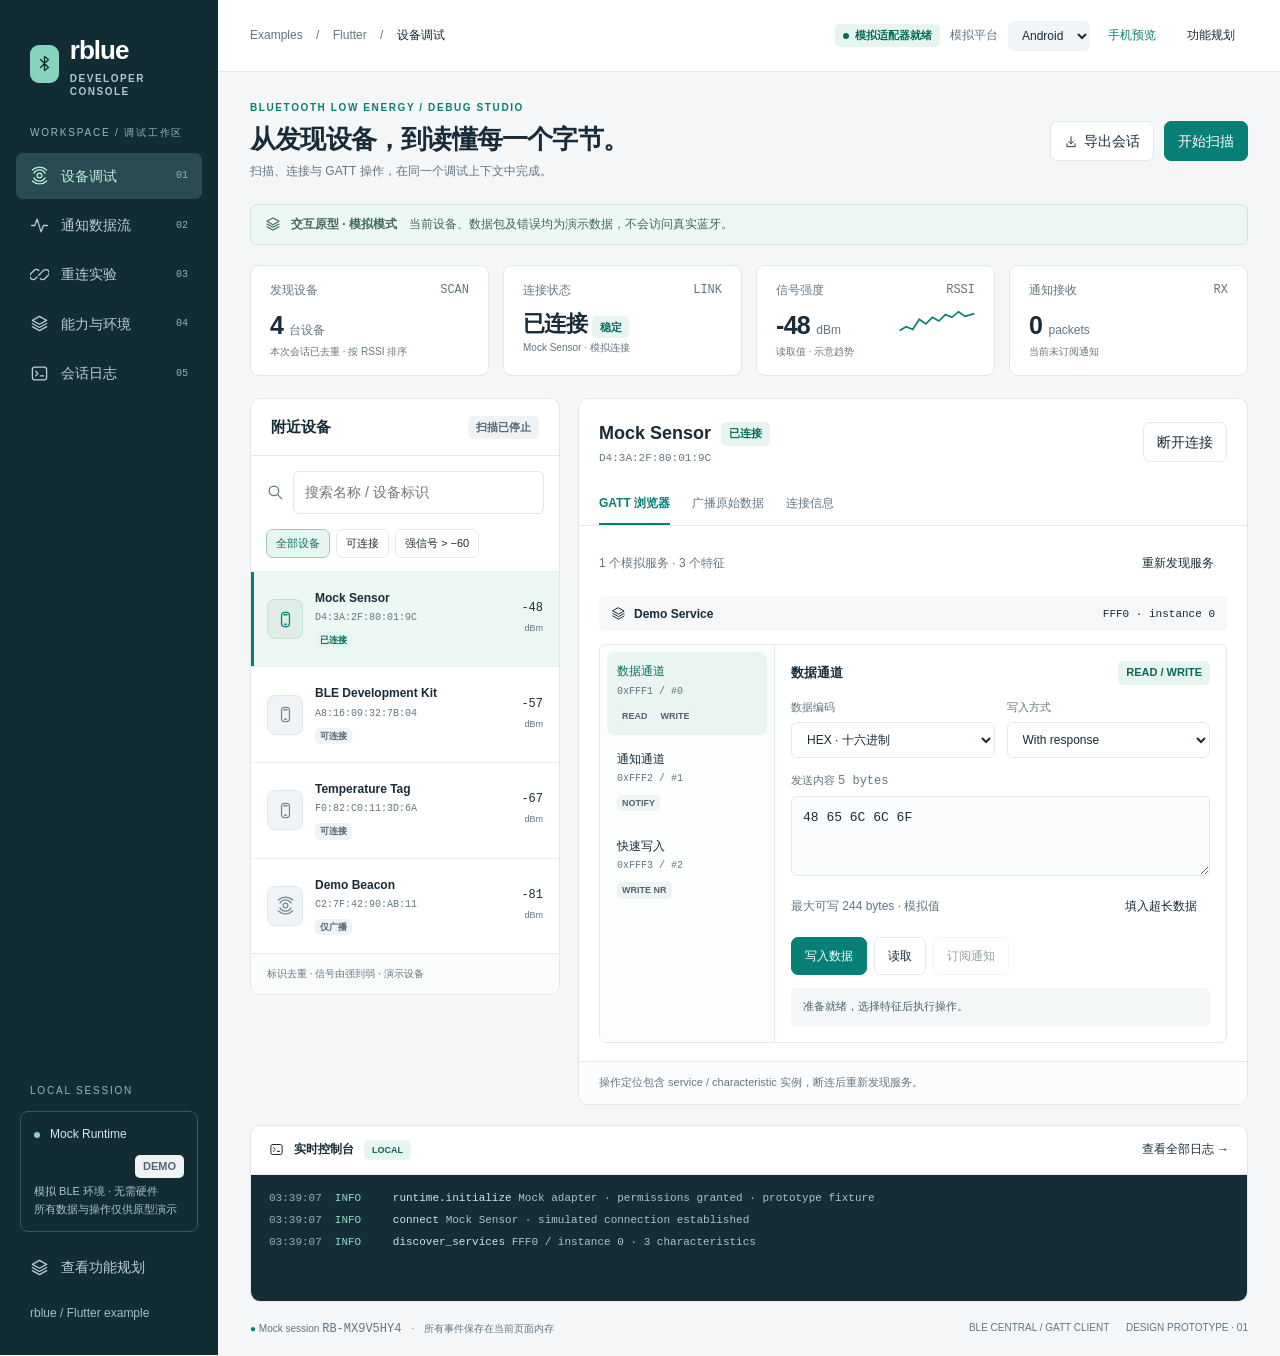
<file: examples/flutter/design/debug-prototype/index.html>
<!doctype html>
<html lang="zh-CN">
<head>
<meta charset="utf-8"><meta name="viewport" content="width=device-width, initial-scale=1">
<title>rblue · BLE 调试工作台</title>
<style>
:root{--bg:#f4f6f8;--paper:#fff;--ink:#182b38;--muted:#637582;--line:#e1e7eb;--brand:#087f76;--soft:#e7f5f0;--nav:#122c35;--red:#b64040;--orange:#956416;--mono:ui-monospace,SFMono-Regular,Consolas,monospace}*{box-sizing:border-box}body{margin:0;background:var(--bg);color:var(--ink);font:14px/1.6 -apple-system,BlinkMacSystemFont,"Segoe UI","PingFang SC",sans-serif}button,input,select,textarea{font:inherit}button{cursor:pointer;transition:background .16s,color .16s;border:1px solid var(--line);background:white;border-radius:7px;padding:8px 13px;color:var(--ink);min-height:38px}button:hover{background:#f0f5f5}button:disabled{cursor:not-allowed;opacity:.45}button:focus-visible,a:focus-visible,input:focus-visible,select:focus-visible,textarea:focus-visible{outline:3px solid #36a89d;outline-offset:3px}.primary{background:var(--brand);border-color:var(--brand);color:white}.primary:hover{background:#06665e}.danger{color:var(--red)}.ghost{border:0;background:transparent}.small{font-size:12px}.mono,code{font-family:var(--mono);font-size:12px}.muted{color:var(--muted)}.row{display:flex;align-items:center;gap:10px;flex-wrap:wrap}.between{justify-content:space-between}.push{margin-left:auto}.badge{display:inline-flex;align-items:center;gap:6px;border-radius:5px;padding:3px 8px;font-size:11px;font-weight:600;background:#eff3f6;color:#516572;white-space:nowrap}.good{background:var(--soft);color:#09685c}.warm{background:#fff5de;color:var(--orange)}.bad{background:#faebeb;color:var(--red)}.dot{width:6px;height:6px;border-radius:50%;background:currentColor;display:inline-block}svg.icon{width:19px;height:19px;fill:none;stroke:currentColor;stroke-width:1.6;stroke-linecap:round;stroke-linejoin:round;flex-shrink:0}.shell{display:grid;grid-template-columns:218px minmax(0,1fr);min-height:100vh}.shell>div{min-width:0}.sidebar{background:var(--nav);color:#b3c8ce;padding:30px 16px 22px;display:flex;flex-direction:column;gap:27px}.brand{color:white;font-weight:650;font-size:26px;letter-spacing:-1px;padding:0 14px;display:flex;gap:11px;align-items:center}.brandmark{background:#86d4bd;color:var(--nav);border-radius:9px;display:grid;place-items:center;width:34px;height:38px}.brand small{font-size:10px;letter-spacing:1.5px;color:#b2c6cd;display:block;line-height:1.3}.navlabel{font-size:10px;letter-spacing:1.8px;padding:0 14px;margin-bottom:12px;color:#9bb5bd}.navitem{display:flex;align-items:center;gap:12px;width:100%;border:0;background:transparent;color:#bdcdd2;text-align:left;padding:12px 14px;margin:3px 0;min-height:46px}.navitem:hover{background:#203f48}.navitem.active{background:#294b51;color:#bcf0d9}.navitem .key{margin-left:auto;font:10px var(--mono);color:#92b1b7}.sidebottom{margin-top:auto}.sidecard{border:1px solid #3a555d;border-radius:8px;padding:13px;margin:12px 4px;color:#d7e4e7;font-size:12px}.sidecard p{color:#adc4cb;font-size:11px;margin:5px 0 0}.topbar{min-height:72px;background:white;border-bottom:1px solid var(--line);padding:14px 32px;display:flex;align-items:center;justify-content:space-between;gap:16px}.breadcrumb{font-size:12px;color:var(--muted)}.breadcrumb b{color:var(--ink);font-weight:500}.topbar select{border:0;background:#f1f4f6;border-radius:6px;padding:7px 10px;color:var(--ink);font-size:12px}.workspace{padding:28px 32px 16px;max-width:1600px;margin:auto}.heading{display:flex;justify-content:space-between;align-items:center;gap:15px;margin-bottom:22px}h1{font-size:26px;letter-spacing:-.8px;line-height:1.4;margin:0 0 5px;font-weight:650}h2{font-size:15px;font-weight:650;margin:0}h3{font-size:13px;margin:0 0 10px}p{margin:0}.eyebrow{font-size:10px;letter-spacing:1.6px;color:var(--brand);font-weight:650;margin-bottom:5px}.notice{border:1px solid #cee4dc;background:#eef8f3;padding:10px 14px;border-radius:7px;color:#3d675d;font-size:12px;margin-bottom:20px;display:flex;gap:10px;align-items:center}.stats{display:grid;grid-template-columns:repeat(4,minmax(0,1fr));gap:14px;margin-bottom:22px}.stat{background:white;border:1px solid var(--line);border-radius:9px;padding:15px 19px}.stat .label{font-size:12px;color:var(--muted);display:flex;justify-content:space-between}.stat .value{font-size:25px;font-weight:600;line-height:1.5;margin-top:7px;letter-spacing:-.7px}.stat .value small{font-size:12px;color:var(--muted);font-weight:400;letter-spacing:0}.stat .hint{font-size:10px;color:var(--muted)}.panel{background:white;border:1px solid var(--line);border-radius:10px;overflow:hidden;min-width:0}.panelhead{padding:16px 20px;border-bottom:1px solid var(--line)}.devices-layout{display:grid;grid-template-columns:310px minmax(0,1fr);gap:18px;align-items:start}.searchwrap{padding:15px;display:flex;gap:8px;align-items:center}.searchwrap input{width:100%;min-width:0}.field,input,textarea,select{border:1px solid var(--line);border-radius:6px;padding:9px 11px;background:white;color:var(--ink)}input,textarea{max-width:100%}.filters{padding:0 15px 13px;gap:6px}.chip{padding:4px 9px;font-size:11px;min-height:29px}.chip.active{background:var(--soft);border-color:#9ccbbd;color:#0c6f61}.device{width:100%;display:flex;align-items:center;text-align:left;gap:12px;padding:17px 16px;border:0;border-top:1px solid #edf0f3;border-radius:0;min-height:84px}.device.selected{background:#edf7f3;box-shadow:inset 3px 0 var(--brand)}.device-icon{width:36px;height:40px;background:#f0f4f6;border:1px solid #e0e7eb;border-radius:8px;display:grid;place-items:center;color:#748794}.selected .device-icon{background:#deeee6;color:var(--brand);border-color:#c5ded2}.device strong{font-size:12px;font-weight:600;display:block}.device .id{font:10px var(--mono);color:var(--muted);display:block;margin:4px 0}.signal{margin-left:auto;text-align:right;white-space:nowrap}.signal b{font:12px var(--mono);display:block}.signal small{font-size:9px;color:var(--muted)}.empty{text-align:center;padding:35px 15px;color:var(--muted)}.devicefooter{padding:12px 16px;background:#fafcfc;border-top:1px solid var(--line);font-size:10px;color:var(--muted)}.inspector-title{padding:20px}.unit-name{font-size:18px;font-weight:650}.inspector-title .identity{font:11px var(--mono);color:var(--muted);margin-top:4px;overflow-wrap:anywhere}.tabs{display:flex;gap:22px;padding:0 20px;border-bottom:1px solid var(--line)}.tab{border:0;border-radius:0;padding:10px 0;font-size:12px;color:var(--muted);border-bottom:2px solid transparent;background:transparent}.tab.active{color:var(--brand);border-bottom-color:var(--brand);font-weight:600}.tabbody{padding:18px 20px}.service{font:11px var(--mono);background:#f5f7f9;padding:10px 12px;border-radius:5px;display:flex;gap:8px;align-items:center}.service b{font:600 12px -apple-system,sans-serif}.characteristics{display:grid;grid-template-columns:175px minmax(0,1fr);margin-top:13px;border:1px solid var(--line);border-radius:7px;overflow:hidden}.chartree{padding:7px;background:#fcfdfd;border-right:1px solid var(--line)}.char{display:block;width:100%;border:0;text-align:left;font-size:12px;padding:10px;background:transparent;margin-bottom:5px}.char.active{background:#eaf4f1;color:#086d61}.char code{display:block;color:var(--muted);font-size:10px;margin:2px 0 6px}.char .badge{font-size:9px;padding:1px 5px;margin:0 3px 0 0}.operation{padding:16px;min-width:0}.formlabel{display:block;font-size:11px;color:var(--muted);margin-bottom:5px}.formrow{display:grid;grid-template-columns:1fr 1fr;gap:12px;margin:14px 0}.formrow select{width:100%;font-size:12px}textarea{width:100%;resize:vertical;font:13px/1.8 var(--mono);min-height:80px;background:#fbfcfd}.operations{margin-top:12px;gap:7px}.operations button{font-size:12px}.result{padding:10px 12px;background:#f3f7f7;border-radius:5px;font-size:11px;overflow-wrap:anywhere;margin-top:13px;color:#48616a;min-height:38px}.error{background:#fff0ef;color:var(--red)}.subheading{font-size:10px;letter-spacing:1.4px;color:var(--muted);margin-bottom:9px}.console{margin-top:20px}.consolehead{padding:12px 18px}.consolebody{padding:12px 18px;background:#142d37;color:#d0e1e7;font:11px/2 var(--mono);min-height:126px;max-height:210px;overflow:auto}.logline{display:flex;gap:13px}.logtime{color:#91aeb8;flex-shrink:0}.loglevel{width:45px;color:#8bdac1;flex-shrink:0}.loglevel.ERROR{color:#ffb0a7}.loglevel.WARN{color:#f6d397}.logtext{overflow-wrap:anywhere;min-width:0}.page{display:none}.page.active{display:block}.twocol{display:grid;grid-template-columns:1fr 1fr;gap:18px}.padding{padding:22px}.description{color:var(--muted);font-size:12px;margin:8px 0 18px;line-height:1.9}.step{display:flex;gap:15px;padding:17px 0;border-bottom:1px solid var(--line)}.stepnum{width:27px;height:27px;border-radius:50%;background:#eef2f5;display:grid;place-items:center;font:12px var(--mono);flex-shrink:0}.step.done .stepnum{background:var(--soft);color:var(--brand)}.step strong{font-size:13px}.step p{font-size:11px;color:var(--muted);margin-top:3px}.caprow{padding:13px 0;border-bottom:1px solid var(--line);display:flex;justify-content:space-between;gap:12px;font-size:12px}.caprow:last-child{border:0}table{width:100%;border-collapse:collapse;font-size:12px;text-align:left}th{color:var(--muted);font-weight:500;background:#f7f9fa}th,td{padding:12px 16px;border-bottom:1px solid var(--line);overflow-wrap:anywhere}.tablewrap{overflow:auto}.packet{font-family:var(--mono);color:var(--brand)}.footer{display:flex;justify-content:space-between;gap:10px;color:var(--muted);font-size:10px;padding:18px 0 0}.footdot{color:var(--brand)}.scope{border-top:1px solid var(--line);padding:12px 20px;font-size:11px;color:var(--muted);background:#fbfcfd}dialog{width:min(720px,calc(100% - 30px));max-height:85vh;border:1px solid var(--line);border-radius:12px;padding:26px;color:var(--ink)}dialog::backdrop{background:#112a3566}dialog ul{padding-left:20px;font-size:13px;line-height:2.2}dialog h3{margin-top:20px}.toast{position:fixed;bottom:24px;left:50%;transform:translateX(-50%);max-width:90%;background:var(--nav);color:white;padding:11px 20px;border-radius:8px;box-shadow:0 8px 30px #162b3826;z-index:10;font-size:12px}.toast[hidden]{display:none}.spark{height:28px;width:76px;color:var(--brand)}[hidden]{display:none!important}@media(min-width:1500px){.devices-layout{grid-template-columns:345px minmax(0,1fr)}}@media(max-width:1200px){.sidebar{padding-left:10px;padding-right:10px}.shell{grid-template-columns:180px minmax(0,1fr)}.workspace{padding:24px 22px}.topbar{padding:14px 22px}.devices-layout{grid-template-columns:260px minmax(0,1fr)}.characteristics{grid-template-columns:1fr}.chartree{border-right:0;border-bottom:1px solid var(--line);display:flex;gap:5px}.char{margin:0}.char .badge{display:none}.stats{gap:10px}.stat{padding:13px}.tabs{gap:18px}}@media(max-width:900px){.shell{grid-template-columns:minmax(0,1fr)}.sidebar{padding:14px 20px;gap:15px}.brand{padding:0;font-size:23px}.brand small,.navlabel,.sidebottom,.sidebar>.row{display:none}.sidebar nav{display:flex;gap:5px;flex-wrap:wrap}.navitem{width:auto;padding:8px 12px;font-size:12px;min-height:38px;margin:0}.navitem .key{display:none}.sidebar{display:block}.sidebar nav{margin-top:14px}.topbar{min-height:58px}.devices-layout{grid-template-columns:275px minmax(0,1fr)}.heading{align-items:flex-start}.heading .row{justify-content:flex-end}.twocol{grid-template-columns:1fr}}@media(max-width:680px){.workspace{padding:20px 14px}.topbar{padding:12px 14px;flex-wrap:wrap}.topbar .badge{display:none}.heading{flex-direction:column;margin-bottom:15px}h1{font-size:23px}.heading>.row{width:100%;justify-content:flex-start}.stats{grid-template-columns:1fr 1fr;gap:9px;margin-bottom:15px}.stat .value{font-size:22px}.devices-layout{grid-template-columns:1fr}.panelhead{padding:14px 16px}.notice{align-items:flex-start}.characteristics{grid-template-columns:1fr}.tabbody,.inspector-title{padding:16px}.device{min-height:76px}.devicefooter{display:none}.footer{flex-direction:column}.topbar>.row{gap:5px}.chartree{flex-wrap:wrap}.char{width:auto;flex:1}.formrow{gap:8px}.logtime{display:none}.logline{gap:9px}.sidebar .navitem svg{display:none}.sidebar{padding:15px}.sidebar nav{gap:0}.navitem{font-size:11px;padding:8px 9px}.operation{padding:12px}.tabs{gap:20px}.inspector-title>.row{align-items:flex-start}.logtext{font-size:10px}.scope{padding:12px 16px}.tablewrap table{min-width:530px}}@media(pointer:coarse){button{min-height:44px}input,select,textarea{font-size:16px!important}}@media(prefers-reduced-motion:reduce){*{transition:none!important;scroll-behavior:auto!important}}

.mobile-only,.mobile-summary,.mobile-mast,.packet-device,.logtimestamp,.notify-note{display:none}.preview-link{font-size:12px;color:var(--brand);text-decoration:none;padding:8px}
@media(max-width:680px){
body{padding-bottom:calc(88px + env(safe-area-inset-bottom));font-size:14px}
.sidebar{position:fixed;left:0;right:0;bottom:0;z-index:20;background:#fff;border-top:1px solid var(--line);padding:6px 10px calc(8px + env(safe-area-inset-bottom))}
.sidebar .brand{display:none}.sidebar nav{display:grid;grid-template-columns:repeat(5,minmax(0,1fr));gap:8px;margin:0}.sidebar .navitem{display:flex;flex-direction:column;justify-content:center;gap:3px;padding:7px 0;min-height:60px;color:var(--muted);font-size:0;border-radius:9px}.sidebar .navitem::after{content:attr(data-mobile-label);font-size:11px;white-space:nowrap}.sidebar .navitem svg{display:block;width:21px;height:21px}.sidebar .navitem.active{background:var(--soft);color:var(--brand)}.sidebar .navitem:hover{background:var(--soft)}
.topbar{padding:16px 18px 12px;gap:12px}.breadcrumb{display:none}.mobile-mast{display:flex;justify-content:space-between;align-items:center;width:100%}.mobile-mast strong{font-size:25px;letter-spacing:-1px}.mobile-mast small{font-size:11px;color:var(--brand)}.topbar>.row{justify-content:space-between;width:100%}.topbar .row .badge{display:none}.topbar .preview-link{display:none}.topbar select{min-height:44px;font-size:14px}.topbar .ghost{min-height:44px}
.workspace{padding:16px 16px 0}.heading{margin-bottom:14px}.heading>div:first-child{display:none}.heading>.row{display:grid;grid-template-columns:1fr 1.6fr;gap:10px}.heading button{min-height:48px;font-size:14px}.notice,.stats{display:none}.mobile-summary{display:flex;gap:8px;justify-content:space-between;align-items:center;background:#e9f4ef;color:#316457;border:1px solid #d3e6dc;border-radius:9px;padding:11px 12px;margin-bottom:16px;font-size:12px}.mobile-summary b{font-size:12px;font-weight:600}.mobile-summary span:last-child{font:11px var(--mono)}
#page-devices .devices-layout>.panel:nth-child(2){display:none}#page-devices.mobile-detail .devices-layout>.panel:first-child{display:none}#page-devices.mobile-detail .devices-layout>.panel:nth-child(2){display:block}body.detail-open .heading,body.detail-open .mobile-summary,body:not([data-current-page="devices"]) .heading{display:none}.mobile-only{display:inline-flex}.backbar{padding:7px 10px;border-bottom:1px solid var(--line);width:100%;align-items:center;justify-content:space-between}.backbar button{min-height:44px;border:0;color:var(--brand);font-size:13px}.backbar span{font-size:11px;color:var(--muted);padding-right:8px}.panelhead h2{font-size:16px}.searchwrap{padding:16px}.searchwrap input{min-height:46px;font-size:16px}.filters{padding:0 16px 16px;gap:8px}.chip{min-height:44px;font-size:11px;padding:7px 9px}.device{min-height:96px;padding:16px;gap:12px}.device strong{font-size:14px}.device .id{font-size:11px}.device .badge{font-size:10px!important}.device-icon{width:40px;height:46px}.signal b{font-size:14px}.signal small{font-size:10px}.devicefooter{display:block;font-size:11px;padding:13px 16px}.inspector-title{padding:18px 16px}.unit-name{font-size:19px}.inspector-title .identity{font-size:11px}#connectToggle{min-height:46px}.tabs{gap:18px;padding:0 16px}.tab{min-height:48px;font-size:12px}.tabbody{padding:16px}.tabbody>.row:first-child{margin-bottom:12px!important}.tabbody>.row:first-child button{min-height:44px}.service{flex-wrap:wrap;font-size:10px}.service .push{margin-left:0}.characteristics{margin-top:14px}.chartree{padding:8px;gap:8px;flex-wrap:nowrap}.char{min-width:0;min-height:72px;font-size:12px;padding:10px 6px}.char code{font-size:10px}.operation{padding:16px 12px}.operation.notify-mode .formrow,.operation.notify-mode [for="payload"],.operation.notify-mode #payload,.operation.notify-mode #payload+div,.operation.notify-mode #write,.operation.notify-mode #read{display:none}.operation.notify-mode .notify-note{display:block;font-size:12px;color:var(--muted);margin:16px 0;line-height:1.9}.formrow{grid-template-columns:1fr;gap:14px;margin:16px 0}.formrow select{min-height:48px;font-size:16px}textarea{min-height:112px;font-size:16px}.formlabel{font-size:12px}#oversize{min-height:44px}.operations{display:grid;grid-template-columns:1fr 1fr;gap:8px}.operations button{min-height:48px;font-size:13px}#subscribe{grid-column:1/-1}#openStream{width:100%;justify-content:center;min-height:44px;margin-top:8px;color:var(--brand)}.result{font-size:12px;padding:12px}.scope{font-size:11px;line-height:1.9}.console,.footer{display:none}.toast{bottom:calc(90px + env(safe-area-inset-bottom));font-size:12px;width:max-content;max-width:calc(100% - 32px)}
#page-stream .panelhead,#page-logs .panelhead{align-items:flex-start;gap:16px}#page-stream .panelhead>.row,#page-logs .panelhead>.row{gap:8px;width:100%}#page-stream .panelhead button{flex:1;min-height:48px;padding:8px;font-size:12px}#page-stream .padding{padding:14px 16px}.tablewrap table{min-width:0;table-layout:fixed}#page-stream th:nth-child(2),#page-stream td:nth-child(2){display:none}#page-stream th,#page-stream td{padding:12px 8px;font-size:11px}#page-stream th:nth-child(1){width:25%}#page-stream th:nth-child(3){width:39%}#page-stream th:nth-child(4){width:23%}#page-stream th:nth-child(5){width:13%}#page-stream td:nth-child(1) .muted{display:block}.packet-device,.logtimestamp{display:block;font:10px/1.6 -apple-system,sans-serif;color:var(--muted);margin-top:5px}#page-logs th:first-child,#page-logs td:first-child{display:none}#page-logs th:nth-child(2){width:22%}#page-logs th:nth-child(3){width:30%}#page-logs th:nth-child(4){width:48%}#page-logs th,#page-logs td{padding:12px 8px;font-size:11px}#page-logs td .badge{font-size:9px}.padding{padding:18px}.caprow{flex-wrap:wrap;font-size:12px;gap:8px}.caprow>span:last-child{max-width:100%;overflow-wrap:anywhere}#runReconnect{width:100%;min-height:48px}.description{font-size:12px}.panelhead .small{font-size:11px}dialog{padding:20px}dialog li{margin:8px 0}#fault{min-height:48px;font-size:16px}
}

</style>
</head>
<body data-current-page="devices">
<svg hidden aria-hidden="true"><defs>
<symbol id="bluetooth" viewBox="0 0 24 24"><path d="m7 7 10 10-5 4V3l5 4L7 17"/></symbol><symbol id="scan" viewBox="0 0 24 24"><circle cx="12" cy="12" r="3"/><path d="M5 9a8 8 0 0 1 14 0M3 5a13 13 0 0 1 18 0M5 15a8 8 0 0 0 14 0M3 19a13 13 0 0 0 18 0"/></symbol><symbol id="stream" viewBox="0 0 24 24"><path d="M2 12h4l3-8 5 16 3-8h5"/></symbol><symbol id="link" viewBox="0 0 24 24"><path d="m10 13 4-4m-6 6-2 2a4 4 0 0 1-6-6l4-4a4 4 0 0 1 6 0m4 2 2-2a4 4 0 0 1 6 6l-4 4a4 4 0 0 1-6 0" transform="translate(1 0)"/></symbol><symbol id="layers" viewBox="0 0 24 24"><path d="m12 3 9 5-9 5-9-5Zm-9 9 9 5 9-5M3 16l9 5 9-5"/></symbol><symbol id="terminal" viewBox="0 0 24 24"><rect x="3" y="4" width="18" height="16" rx="3"/><path d="m7 9 3 3-3 3m6 0h4"/></symbol><symbol id="arrow" viewBox="0 0 24 24"><path d="M12 3v12m-4-4 4 4 4-4M5 15v5h14v-5"/></symbol><symbol id="search-icon" viewBox="0 0 24 24"><circle cx="10" cy="10" r="6"/><path d="m15 15 5 5"/></symbol><symbol id="box" viewBox="0 0 24 24"><rect x="7" y="3" width="10" height="18" rx="4"/><path d="M10 6h4m-3 12h2"/></symbol></defs></svg>
<div class="shell">
<aside class="sidebar">
<div class="brand"><span class="brandmark"><svg class="icon"><use href="#bluetooth"/></svg></span><span>rblue<small>DEVELOPER CONSOLE</small></span></div>
<div><div class="navlabel">WORKSPACE / 调试工作区</div><nav aria-label="调试模块">
<button class="navitem active" data-page="devices" aria-current="page"><svg class="icon"><use href="#scan"/></svg>设备调试 <span class="key">01</span></button>
<button class="navitem" data-page="stream"><svg class="icon"><use href="#stream"/></svg>通知数据流 <span class="key">02</span></button>
<button class="navitem" data-page="reconnect"><svg class="icon"><use href="#link"/></svg>重连实验 <span class="key">03</span></button>
<button class="navitem" data-page="capabilities"><svg class="icon"><use href="#layers"/></svg>能力与环境 <span class="key">04</span></button>
<button class="navitem" data-page="logs"><svg class="icon"><use href="#terminal"/></svg>会话日志 <span class="key">05</span></button>
</nav></div>
<div class="sidebottom"><div class="navlabel">LOCAL SESSION</div><div class="sidecard"><span class="row"><span class="dot" style="color:#8fd3b7"></span> Mock Runtime <span class="badge push">DEMO</span></span><p>模拟 BLE 环境 · 无需硬件<br>所有数据与操作仅供原型演示</p></div><button class="navitem" id="scopeOpen"><svg class="icon"><use href="#layers"/></svg>查看功能规划</button><div class="small" style="padding:10px 14px;color:#a2bdc5">rblue / Flutter example</div></div>
</aside>
<div>
<header class="topbar"><div class="mobile-mast"><strong>rblue<span style="color:var(--brand)">.</span></strong><small>模拟模式 · 无真实蓝牙</small></div><div class="breadcrumb">Examples <span style="margin:0 10px">/</span> Flutter <span style="margin:0 10px">/</span> <b id="crumb">设备调试</b></div><div class="row"><span class="badge good"><span class="dot"></span> 模拟适配器就绪</span><label class="small muted" for="platform">模拟平台</label><select id="platform"><option value="android">Android</option><option value="ios">iOS</option></select><a class="preview-link" href="mobile.html">手机预览</a><button class="ghost small" id="scopeTop">功能规划</button></div></header>
<main class="workspace">
<div class="heading"><div><div class="eyebrow">BLUETOOTH LOW ENERGY / DEBUG STUDIO</div><h1 id="pageTitle">从发现设备，到读懂每一个字节。</h1><p class="muted small" id="pageDesc">扫描、连接与 GATT 操作，在同一个调试上下文中完成。</p></div><div class="row"><button id="export"><svg class="icon" style="width:14px;height:14px;vertical-align:-3px;margin-right:6px"><use href="#arrow"/></svg>导出会话</button><button class="primary" id="scanToggle">开始扫描</button></div></div>
<div class="notice"><svg class="icon" style="width:16px;height:16px"><use href="#layers"/></svg><span><b>交互原型 · 模拟模式</b>　当前设备、数据包及错误均为演示数据，不会访问真实蓝牙。</span></div>
<div class="stats">
<div class="stat"><div class="label">发现设备 <span class="mono">SCAN</span></div><div class="value" id="deviceCount">4 <small>台设备</small></div><div class="hint" id="scanHint">本次会话已去重 · 按 RSSI 排序</div></div>
<div class="stat"><div class="label">连接状态 <span class="mono">LINK</span></div><div class="value" style="font-size:22px" id="connectionStat">已连接 <span class="badge good">稳定</span></div><div class="hint" id="connectionHint">Mock Sensor · 模拟连接</div></div>
<div class="stat"><div class="label">信号强度 <span class="mono">RSSI</span></div><div class="row between"><div class="value" id="rssiStat">−48 <small>dBm</small></div><svg class="spark" viewBox="0 0 80 30" role="img" aria-label="模拟 RSSI 趋势，约负 48 dBm"><path d="M0 24 7 20 14 23 21 12 28 17 35 10 42 14 49 7 56 10 63 4 70 9 80 6" fill="none" stroke="currentColor" stroke-width="1.8"/></svg></div><div class="hint">读取值 · 示意趋势</div></div>
<div class="stat"><div class="label">通知接收 <span class="mono">RX</span></div><div class="value" id="rxStat">0 <small>packets</small></div><div class="hint" id="rxHint">尚未订阅通知</div></div>
</div>
<div class="mobile-summary" id="mobileSummary" role="status"></div>
<section class="page active" id="page-devices" aria-label="设备调试">
<div class="devices-layout">
<section class="panel"><div class="panelhead row between"><h2>附近设备</h2><span class="badge" id="scanBadge">扫描已停止</span></div><div class="searchwrap"><svg class="icon muted"><use href="#search-icon"/></svg><input id="search" aria-label="按名称或设备标识搜索" placeholder="搜索名称 / 设备标识"></div><div class="row filters"><button class="chip active" data-filter="all" aria-pressed="true">全部设备</button><button class="chip" data-filter="connectable" aria-pressed="false">可连接</button><button class="chip" data-filter="strong" aria-pressed="false">强信号 &gt; −60</button></div><div id="deviceList"></div><div class="devicefooter">标识去重 · 信号由强到弱 · 演示设备</div></section>
<section class="panel"><div class="mobile-only backbar"><button id="backDevices">← 返回设备列表</button><span>DEVICE INSPECTOR</span></div><div class="inspector-title"><div class="row between"><div><div class="row"><span class="unit-name" id="selectedName">Mock Sensor</span><span class="badge good" id="selectedStatus">已连接</span></div><div class="identity" id="selectedId">D4:3A:2F:80:01:9C</div></div><button id="connectToggle">断开连接</button></div></div><div class="tabs" aria-label="设备详情"><button class="tab active" data-tab="gatt" aria-pressed="true">GATT 浏览器</button><button class="tab" data-tab="advertisement" aria-pressed="false">广播原始数据</button><button class="tab" data-tab="info" aria-pressed="false">连接信息</button></div>
<div class="tabbody" id="tab-gatt"><div class="row between" style="margin-bottom:14px"><span class="small muted">1 个模拟服务 · 3 个特征</span><button class="ghost small" id="discover">重新发现服务</button></div><div id="gattContent"><div class="service"><svg class="icon" style="width:15px;height:15px"><use href="#layers"/></svg><b>Demo Service</b><span class="push">FFF0 · instance 0</span></div><div class="characteristics"><div class="chartree"><button class="char active" data-char="0" aria-pressed="true">数据通道<code>0xFFF1 / #0</code><span class="badge">READ</span><span class="badge">WRITE</span></button><button class="char" data-char="1" aria-pressed="false">通知通道<code>0xFFF2 / #1</code><span class="badge">NOTIFY</span></button><button class="char" data-char="2" aria-pressed="false">快速写入<code>0xFFF3 / #2</code><span class="badge">WRITE NR</span></button></div><div class="operation"><div class="row between"><h3 style="margin:0" id="charTitle">数据通道</h3><span class="badge good" id="charType">READ / WRITE</span></div><p class="notify-note">订阅此特征后，前往数据流查看原始字节、时间与解码结果。</p><div class="formrow"><label><span class="formlabel">数据编码</span><select id="encoding"><option value="hex">HEX · 十六进制</option><option value="utf8">UTF-8 · 文本</option></select></label><label><span class="formlabel">写入方式</span><select id="writeMode"><option value="response">With response</option><option value="noresponse">Without response</option></select></label></div><label for="payload" class="formlabel">发送内容 <span class="push mono" id="byteCount">5 bytes</span></label><textarea id="payload" spellcheck="false">48 65 6C 6C 6F</textarea><div class="row between small muted" style="margin-top:5px"><span id="writeLimit">最大可写 244 bytes · 模拟值</span><button class="ghost small" id="oversize">填入超长数据</button></div><div class="row operations"><button class="primary" id="write">写入数据</button><button id="read">读取</button><button id="subscribe">订阅通知</button></div><div class="result" id="opResult" role="status">准备就绪，选择特征后执行操作。</div><button class="mobile-only ghost" id="openStream">查看通知数据流 →</button></div></div></div><div class="empty" id="gattEmpty" hidden>连接设备后，发现并浏览 GATT 服务。</div></div>
<div class="tabbody" id="tab-advertisement" hidden><div class="subheading">ADVERTISEMENT / 演示广播快照</div><pre id="advData" class="mono" style="white-space:pre-wrap;overflow-wrap:anywhere;line-height:2"></pre></div>
<div class="tabbody" id="tab-info" hidden><div id="connectionInfo"></div><div class="row" style="margin-top:14px"><button id="queryRssi">读取 RSSI</button><button id="queryMtu">查询 MTU</button><button disabled title="当前 rblue-c 未暴露该能力">主动协商 MTU · 未暴露</button></div></div>
<div class="scope">操作定位包含 service / characteristic 实例，断连后重新发现服务。</div></section>
</div></section>
<section class="page" id="page-stream" aria-label="通知数据流"><div class="panel"><div class="panelhead row between"><div><h2>通知数据流</h2><p class="muted small">0xFFF2 · 按设备与特征实例关联 · HEX / UTF-8 双视图</p></div><div class="row"><button id="streamToggle" class="primary">订阅通知</button><button id="pauseStream" disabled>暂停显示</button><button id="clearPackets">清空数据</button></div></div><div class="padding row between"><span class="small muted" id="streamStatus">尚未订阅，点击订阅后每秒生成一个模拟数据包。</span><span class="badge">最多保留 200 条</span></div><div class="tablewrap"><table><thead><tr><th>序号 / 时间</th><th>特征实例</th><th>HEX 数据</th><th>UTF-8</th><th>长度</th></tr></thead><tbody id="packetRows"><tr><td colspan="5" class="empty">暂无数据，等待订阅通知。</td></tr></tbody></table></div><div class="scope">暂停显示期间仍接收并计数；取消订阅后停止接收。当前计数不代表底层丢包统计。</div></div></section>
<section class="page" id="page-reconnect" aria-label="重连实验"><div class="twocol"><div class="panel padding"><div class="row between"><h2>让断连过程可解释。</h2><span class="badge warm">故障注入 · 仅模拟</span></div><p class="description">观察宿主层重连的完整路径：断连、退避、重试、服务重发现与订阅恢复。模拟首次失败、第二次恢复。</p><label class="formlabel" for="fault">故障场景</label><select id="fault" style="width:100%"><option value="disconnect">设备意外断开</option><option value="133">Android GATT status 133</option><option value="timeout">连接超时</option></select><div class="row" style="margin:20px 0"><label class="row small"><input type="checkbox" id="restore" checked> 重连成功后恢复原有通知订阅</label></div><button class="primary" id="runReconnect">注入故障并开始重连</button><div class="result" id="reconnectResult" role="status">需要选中一个已连接设备。当前退避演示：1 秒、2 秒。</div><p class="description" style="margin-bottom:0">示例采用 Dart 层重连；Rust ConnectionSupervisor 与 GATT 队列尚未通过 C ABI 导出。</p></div><div class="panel padding"><div class="row between"><h2>连接生命周期</h2><span class="badge" id="retryBadge">等待实验</span></div><div id="steps"><div class="step" data-step="0"><span class="stepnum">1</span><div><strong>捕获断连事件</strong><p>失效 GATT 实例，清理原连接订阅</p></div></div><div class="step" data-step="1"><span class="stepnum">2</span><div><strong>指数退避与重试</strong><p>记录错误类型、平台原始码与尝试次数</p></div></div><div class="step" data-step="2"><span class="stepnum">3</span><div><strong>重新建立连接</strong><p>重连成功，重新发现 GATT 服务</p></div></div><div class="step" data-step="3"><span class="stepnum">4</span><div><strong>恢复通知订阅</strong><p>使用新服务树中的特征实例恢复</p></div></div></div></div></div></section>
<section class="page" id="page-capabilities" aria-label="能力与环境"><div class="twocol"><div class="panel padding"><h2>运行环境快照</h2><div id="environment"></div><p class="description">环境值为原型预设。真实应用应读取适配器状态、授权结果、后端版本和能力位。</p></div><div class="panel padding"><h2>当前 Flutter / C ABI 能力边界</h2><div class="caprow">扫描 / 连接 / 服务发现<span class="badge good">已暴露</span></div><div class="caprow">读 / 两种写入 / 订阅通知<span class="badge good">已暴露</span></div><div class="caprow">RSSI / MTU 查询 / 最大可写长度<span class="badge good">已暴露</span></div><div class="caprow">自动重连<span class="badge warm">宿主层管理</span></div><div class="caprow">主动协商 MTU / 配对 / 描述符读写<span class="badge">尚未暴露</span></div><div class="caprow">GATT Server / 广播发射<span class="badge">不在本期范围</span></div><p class="description">“已暴露”指当前门面存在接口，实际可用性仍由平台能力与运行时返回值决定。</p></div></div></section>
<section class="page" id="page-logs" aria-label="会话日志"><div class="panel"><div class="panelhead row between"><div><h2>会话事件</h2><p class="small muted">操作、结果与错误的统一时间线 · 最多保留 300 条</p></div><div class="row"><label class="small muted" for="logFilter">级别</label><select id="logFilter"><option value="ALL">全部级别</option><option>INFO</option><option>WARN</option><option>ERROR</option></select><button id="clearLogs">清空日志</button><button class="mobile-only" id="exportMobile">导出会话</button></div></div><div class="tablewrap"><table><thead><tr><th>时间</th><th>级别</th><th>事件</th><th>上下文 / 结果</th></tr></thead><tbody id="logRows"></tbody></table></div><div class="scope">导出 JSON 包含模拟环境、会话事件和已保留的数据包。导出范围受本地缓冲上限限制。</div></div></section>
<section class="panel console" aria-label="实时操作控制台"><div class="panelhead consolehead row between"><div class="row"><svg class="icon" style="width:15px;height:15px"><use href="#terminal"/></svg><h2 style="font-size:12px">实时控制台</h2><span class="badge good" style="font-size:9px">LOCAL</span></div><button class="ghost small" id="fullLogs" style="padding:0;min-height:24px">查看全部日志 →</button></div><div class="consolebody" id="console"></div></section>
<footer class="footer"><span><span class="footdot">●</span> Mock session <span class="mono" id="sessionId"></span>　·　所有事件保存在当前页面内存</span><span>BLE CENTRAL / GATT CLIENT <span style="margin-left:14px">DESIGN PROTOTYPE · 01</span></span></footer>
</main></div></div>
<dialog id="scopeDialog" aria-labelledby="scopeTitle"><div class="row between"><h2 id="scopeTitle">Example 调试功能规划</h2><button id="scopeClose">关闭</button></div><p class="description">基于当前 rblue Flutter example 设计，桌面采用双栏工作台，移动端按同一任务顺序纵向展示。</p><h3>P0 / 基础链路与问题定位</h3><ul><li>适配器与权限状态、真实 / Mock 后端标识、能力门禁。</li><li>扫描启停、名称与标识搜索、可连接与 RSSI 筛选、标识去重。</li><li>连接 / 断开、广播详情、带实例标识的 GATT 服务树。</li><li>HEX / UTF-8 读写、写入方式、字节数与长度校验、统一 InvalidLength 提示。</li><li>通知订阅 / 取消、数据包查看、接收计数、暂停显示。</li><li>带时间与上下文的错误日志、会话 JSON 导出。</li></ul><h3>P1 / 可靠性验证</h3><ul><li>断连 / 超时 / 133 故障模拟、退避时间线、服务重发现与订阅恢复。</li><li>RSSI / MTU / 最大写长查询，平台能力差异展示。</li></ul><h3>待底层能力补齐后再设计操作入口</h3><p class="description">主动 MTU 协商、配对、描述符读写与 Rust supervisor / queue 的 C ABI 导出。压力测试和底层丢包统计需要独立的可测量方案，本原型不提供虚构指标。</p></dialog>
<div class="toast" id="toast" role="status" hidden></div>
<script>
'use strict';
const $=id=>document.getElementById(id);
const devices=[{name:'Mock Sensor',mac:'D4:3A:2F:80:01:9C',uuid:'C0EA7291-4C8A-40F2-A8F4-001000000001',rssi:-48,connectable:true},{name:'BLE Development Kit',mac:'A8:16:09:32:7B:04',uuid:'C0EA7291-4C8A-40F2-A8F4-001000000002',rssi:-57,connectable:true},{name:'Temperature Tag',mac:'F0:82:C0:11:3D:6A',uuid:'C0EA7291-4C8A-40F2-A8F4-001000000003',rssi:-67,connectable:true},{name:'Demo Beacon',mac:'C2:7F:42:90:AB:11',uuid:'C0EA7291-4C8A-40F2-A8F4-001000000004',rssi:-81,connectable:false}];
const chars=[{name:'数据通道',uuid:'FFF1',read:true,modes:['response']},{name:'通知通道',uuid:'FFF2',notify:true,modes:[]},{name:'快速写入',uuid:'FFF3',modes:['noresponse']}];
let selected=0,connected=0,scanning=false,filter='all',charIndex=0,subscribed=false,paused=false,rx=0,packets=[],logs=[],running=false,reconnectToken=0,toastTimer,scanTicks=0;
const sessionId='RB-'+Date.now().toString(36).toUpperCase();$('sessionId').textContent=sessionId;
const escapeHtml=value=>String(value).replace(/[&<>"']/g,c=>({'&':'&amp;','<':'&lt;','>':'&gt;','"':'&quot;',"'":'&#39;'}[c]));
const identity=d=>$('platform').value==='ios'?d.uuid:d.mac;
const time=()=>new Date().toLocaleTimeString('en-GB',{hour12:false});
function toast(message){$('toast').textContent=message;$('toast').hidden=false;clearTimeout(toastTimer);toastTimer=setTimeout(()=>$('toast').hidden=true,3200)}
function addLog(level,event,detail){logs.push({time:time(),level,event,detail,device:devices[selected].name});logs=logs.slice(-300);renderLogs()}
function renderLogs(){const visible=logs.filter(l=>$('logFilter').value==='ALL'||l.level===$('logFilter').value);$('logRows').innerHTML=visible.length?visible.slice().reverse().map(l=>`<tr><td class="mono">${l.time}</td><td><span class="badge ${l.level==='ERROR'?'bad':l.level==='WARN'?'warm':'good'}">${l.level}</span></td><td>${escapeHtml(l.event)}<span class="logtimestamp">${l.time}</span></td><td class="mono">${escapeHtml(l.detail)}</td></tr>`).join(''):'<tr><td colspan="4" class="empty">当前筛选下暂无事件。</td></tr>';$('console').innerHTML=logs.slice(-4).map(l=>`<div class="logline"><span class="logtime">${l.time}</span><span class="loglevel ${l.level}">${l.level}</span><span class="logtext">${escapeHtml(l.event)} <span style="color:#a8c3cd">${escapeHtml(l.detail)}</span></span></div>`).join('')||'<span class="muted">等待操作事件…</span>'}
function showPage(name){document.body.dataset.currentPage=name;document.body.classList.remove('detail-open');$('page-devices').classList.remove('mobile-detail');if(matchMedia('(max-width:680px)').matches)window.scrollTo(0,0);document.querySelectorAll('.page').forEach(p=>p.classList.toggle('active',p.id==='page-'+name));document.querySelectorAll('[data-page]').forEach(b=>{b.classList.toggle('active',b.dataset.page===name);if(b.dataset.page===name)b.setAttribute('aria-current','page');else b.removeAttribute('aria-current')});const content={devices:['从发现设备，到读懂每一个字节。','扫描、连接与 GATT 操作，在同一个调试上下文中完成。','设备调试'],stream:['每一条通知，都有迹可循。','观察特征值更新，保留原始字节与解码结果。','通知数据流'],reconnect:['复现断连，验证恢复。','将偶发问题转化为可以观察的连接生命周期。','重连实验'],capabilities:['先确认环境，再定位问题。','明确平台、门面与宿主层之间的能力边界。','能力与环境'],logs:['把一次调试，整理成证据。','集中查看操作事件，导出可复现问题的上下文。','会话日志']}[name];$('pageTitle').textContent=content[0];$('pageDesc').textContent=content[1];$('crumb').textContent=content[2]}
function renderDevices(){const query=$('search').value.trim().toLowerCase();const list=devices.map((d,i)=>({...d,i})).filter(d=>(d.name+' '+identity(d)).toLowerCase().includes(query)&&(filter!=='connectable'||d.connectable)&&(filter!=='strong'||d.rssi> -60)).sort((a,b)=>b.rssi-a.rssi);$('deviceList').innerHTML=list.length?list.map(d=>`<button class="device ${selected===d.i?'selected':''}" data-device="${d.i}" ${running?'disabled':''} aria-pressed="${selected===d.i}"><span class="device-icon"><svg class="icon" aria-hidden="true"><use href="#${d.i===3?'scan':'box'}"/></svg></span><span style="min-width:0"><strong>${d.name}</strong><span class="id">${$('platform').value==='ios'?d.uuid.slice(0,8)+'…':d.mac}</span><span class="badge ${connected===d.i?'good':''}" style="font-size:9px;padding:1px 5px">${connected===d.i?'已连接':d.connectable?'可连接':'仅广播'}</span></span><span class="signal"><b>${d.rssi}</b><small>dBm</small></span></button>`).join(''):'<div class="empty">没有符合条件的设备<br><span class="small">试试其他名称或筛选条件</span></div>';document.querySelectorAll('[data-device]').forEach(b=>b.onclick=()=>{selected=Number(b.dataset.device);charIndex=0;render();result('已选中 '+devices[selected].name+'。');if(matchMedia('(max-width:680px)').matches){$('page-devices').classList.add('mobile-detail');document.body.classList.add('detail-open');window.scrollTo(0,0);$('backDevices').focus({preventScroll:true})}})}
function render(){const d=devices[selected],linked=connected===selected;$('selectedName').textContent=d.name;$('selectedId').textContent=identity(d);$('selectedStatus').textContent=linked?'已连接':'未连接';$('selectedStatus').className='badge '+(linked?'good':'');$('connectToggle').textContent=linked?'断开连接':d.connectable?'连接设备':'不可连接';$('connectToggle').disabled=!d.connectable||running;$('gattContent').hidden=!linked;$('gattEmpty').hidden=linked;$('discover').disabled=!linked||running;$('connectionStat').innerHTML=connected!==null?'已连接 <span class="badge good">稳定</span>':'未连接 <span class="badge">空闲</span>';$('connectionHint').textContent=connected!==null?devices[connected].name+' · 模拟连接':'选择可连接设备后连接';$('rssiStat').innerHTML=d.rssi+' <small>dBm</small>';$('queryRssi').disabled=!linked;$('queryMtu').disabled=!linked;$('advData').textContent=JSON.stringify({local_name:d.name,identity:identity(d),rssi:d.rssi,connectable:d.connectable,service_uuids:d.connectable?['FFF0']:['FEAA'],manufacturer_data:'FF FF 01 02 03 04',source:'prototype_fixture'},null,2);$('connectionInfo').innerHTML=[['设备标识类型',$('platform').value==='ios'?'平台 UUID':'模拟 MAC 地址'],['当前状态',linked?'Connected':'Disconnected'],['ATT MTU（模拟）',linked?'247 bytes':'—'],['max_write_len（模拟）',linked?'With response: 244 / Without response: 244':'—'],['实例作用域','每次连接后重新发现']].map(([k,v])=>`<div class="caprow"><span class="muted">${k}</span><span class="mono">${v}</span></div>`).join('');$('environment').innerHTML=[['运行模式','Mock / HTML 原型'],['目标平台',$('platform').value==='ios'?'iOS · CoreBluetooth':'Android · JNI'],['适配器状态','Powered on（模拟）'],['授权状态','Granted（模拟）'],['后端版本','演示占位 · 真实值需运行时读取'],['平台说明',$('platform').value==='ios'?'使用平台 UUID，MTU 由系统管理':'需要按系统版本申请蓝牙相关权限']].map(([k,v])=>`<div class="caprow"><span class="muted">${k}</span><span>${v}</span></div>`).join('');$('runReconnect').disabled=running||!linked;$('fault').disabled=running;$('restore').disabled=running;const option=$('fault').querySelector('[value="133"]');option.disabled=$('platform').value==='ios';if(option.disabled&&$('fault').value==='133')$('fault').value='disconnect';renderDevices();renderChar();renderSubscription()}
function renderChar(){const c=chars[charIndex];document.querySelector('.operation').classList.toggle('notify-mode',!!c.notify);document.querySelectorAll('[data-char]').forEach(b=>{b.classList.toggle('active',Number(b.dataset.char)===charIndex);b.setAttribute('aria-pressed',String(Number(b.dataset.char)===charIndex))});$('charTitle').textContent=c.name;$('charType').textContent=c.notify?'NOTIFY':c.read?'READ / WRITE':'WRITE WITHOUT RESPONSE';$('read').disabled=!c.read||running;$('write').disabled=!c.modes.length||running;$('oversize').disabled=!c.modes.length||running;$('payload').disabled=!c.modes.length||running;$('encoding').disabled=!c.modes.length||running;$('writeMode').disabled=!c.modes.length||running;for(const option of $('writeMode').options)option.disabled=!c.modes.includes(option.value);if(c.modes.length&&!c.modes.includes($('writeMode').value))$('writeMode').value=c.modes[0];$('subscribe').disabled=!c.notify||running}
function renderSubscription(){$('mobileSummary').innerHTML='<b>'+escapeHtml(connected===null?'未连接 · 请选择设备':devices[connected].name+' · 已连接')+'</b><span>'+rx+' RX / Mock</span>';$('subscribe').textContent=subscribed?'取消订阅':'订阅通知';$('streamToggle').textContent=subscribed?'取消订阅':'订阅通知';$('streamToggle').disabled=connected===null||running;$('pauseStream').disabled=!subscribed;$('pauseStream').textContent=paused?'继续显示':'暂停显示';$('rxStat').innerHTML=rx+' <small>packets</small>';$('rxHint').textContent=subscribed?'模拟速率 1 packet / s':'当前未订阅通知';$('streamStatus').textContent=subscribed?(paused?'显示已暂停，后台仍在接收并计数。':'正在接收 '+devices[connected].name+' / FFF2 通知 · 模拟速率 1/s'):'未订阅，连接设备后可订阅 FFF2 通知。'}
function result(message,error=false){$('opResult').textContent=message;$('opResult').classList.toggle('error',error)}
function getBytes(){if($('encoding').value==='utf8')return [...new TextEncoder().encode($('payload').value)];const raw=$('payload').value.replace(/\s/g,'');if(!/^[\da-f]*$/i.test(raw)||raw.length%2)throw new Error('HEX 格式无效：请输入完整字节，例如 48 65 6C。');return raw.match(/.{2}/g)?.map(v=>parseInt(v,16))||[]}
function updateCount(){try{$('byteCount').textContent=getBytes().length+' bytes'}catch{$('byteCount').textContent='格式待修正'}}
function toggleSubscription(){if(connected===null||running)return;subscribed=!subscribed;paused=false;addLog('INFO',subscribed?'subscribe':'unsubscribe','FFF2 / #1 · '+devices[connected].name);renderSubscription();result(subscribed?'已订阅 FFF2 通知，可在「通知数据流」查看。':'已取消 FFF2 通知订阅。');if(subscribed)toast('已开始接收模拟通知')}
function renderPackets(){if(paused)return;$('packetRows').innerHTML=packets.length?packets.slice().reverse().map(p=>`<tr><td class="mono">#${p.seq} <span class="muted">${p.time}</span><span class="packet-device">${escapeHtml(p.device)}<br>FFF2 / #1</span></td><td>${escapeHtml(p.device)}<br><code>FFF2 / #1</code></td><td class="packet">${p.hex}</td><td>${escapeHtml(p.text)}</td><td>${p.bytes} B</td></tr>`).join(''):'<tr><td colspan="5" class="empty">暂无数据，等待订阅通知。</td></tr>'}
function loseConnection(){connected=null;subscribed=false;paused=false;renderPackets();render()}
document.querySelectorAll('[data-page]').forEach(b=>b.onclick=()=>showPage(b.dataset.page));
document.querySelectorAll('[data-filter]').forEach(b=>b.onclick=()=>{filter=b.dataset.filter;document.querySelectorAll('[data-filter]').forEach(c=>{c.classList.toggle('active',b===c);c.setAttribute('aria-pressed',String(b===c))});renderDevices()});
document.querySelectorAll('[data-tab]').forEach(b=>b.onclick=()=>{document.querySelectorAll('[data-tab]').forEach(c=>{c.classList.toggle('active',b===c);c.setAttribute('aria-pressed',String(b===c))});['gatt','advertisement','info'].forEach(name=>$('tab-'+name).hidden=name!==b.dataset.tab)});
document.querySelectorAll('[data-char]').forEach(b=>b.onclick=()=>{charIndex=Number(b.dataset.char);renderChar();result('已选择 '+chars[charIndex].name+' / '+chars[charIndex].uuid)});
$('search').oninput=renderDevices;
$('backDevices').onclick=()=>{document.body.classList.remove('detail-open');$('page-devices').classList.remove('mobile-detail');window.scrollTo(0,0);document.querySelector('[data-device="'+selected+'"]').focus({preventScroll:true})};
$('openStream').onclick=()=>showPage('stream');
const mobileLabels={devices:'设备',stream:'数据流',reconnect:'重连',capabilities:'环境',logs:'日志'};document.querySelectorAll('[data-page]').forEach(b=>b.dataset.mobileLabel=mobileLabels[b.dataset.page]);
$('scanToggle').onclick=()=>{scanning=!scanning;$('scanToggle').textContent=scanning?'停止扫描':'开始扫描';$('scanBadge').textContent=scanning?'扫描中':'扫描已停止';$('scanBadge').className='badge '+(scanning?'good':'');$('scanHint').textContent=scanning?'正在刷新模拟广播 · 按标识去重':'本次会话已去重 · 按 RSSI 排序';addLog('INFO',scanning?'scan.start':'scan.stop',scanning?'Mock adapter · identity deduplication':'发现 4 台模拟设备')};
$('connectToggle').onclick=()=>{if(connected===selected){addLog('INFO','disconnect',devices[selected].name+' · user initiated');loseConnection();result('已断开，原 GATT 实例与订阅已失效。')}else{if(connected!==null)addLog('INFO','disconnect',devices[connected].name+' · switch device');subscribed=false;paused=false;connected=selected;render();addLog('INFO','connect → discover_services',devices[selected].name+' · 1 service / 3 characteristics');result('连接成功，已重新发现模拟服务。')}};
$('discover').onclick=()=>{subscribed=false;paused=false;renderSubscription();renderPackets();addLog('INFO','discover_services','1 service / 3 characteristics · subscriptions invalidated');result('服务重发现完成，旧订阅已清除。')};
$('platform').onchange=()=>{reconnectToken++;running=false;document.querySelectorAll('[data-step]').forEach(s=>s.classList.remove('done'));$('retryBadge').textContent='等待实验';$('reconnectResult').textContent='平台已切换，实验已重置。请连接设备后再开始。';loseConnection();addLog('INFO','runtime.switch',$('platform').value+' / mock · connection reset');toast('已切换模拟平台，请重新连接设备')};
$('encoding').onchange=()=>{updateCount();result('编码已切换，发送内容保留，请核对字节。')};$('payload').oninput=updateCount;
$('oversize').onclick=()=>{$('encoding').value='hex';$('payload').value=Array(245).fill('41').join(' ');updateCount();result('已填入 245 bytes，超过模拟最大写长 244 bytes。')};
$('write').onclick=()=>{try{const bytes=getBytes();if(!bytes.length)throw new Error('请输入发送内容。');if(bytes.length>244)throw new Error('InvalidLength：'+bytes.length+' bytes > max_write_len 244 bytes；不会截断或自动分包。');addLog('INFO','write.'+$('writeMode').value,chars[charIndex].uuid+' / #'+charIndex+' · '+bytes.length+' bytes · success');result('写入成功 · '+bytes.length+' bytes · '+$('writeMode').selectedOptions[0].text)}catch(e){result(e.message,true);addLog('ERROR','write.rejected',e.message)}};
$('read').onclick=()=>{result('48 65 6C 6C 6F · UTF-8: Hello · 5 bytes');addLog('INFO','read','FFF1 / #0 → 48 65 6C 6C 6F · 5 bytes')};
$('subscribe').onclick=toggleSubscription;$('streamToggle').onclick=toggleSubscription;
$('pauseStream').onclick=()=>{paused=!paused;renderSubscription();renderPackets()};
$('clearPackets').onclick=()=>{packets=[];rx=0;const wasPaused=paused;paused=false;renderPackets();paused=wasPaused;renderSubscription();toast('数据包与计数已清空')};
$('queryRssi').onclick=()=>{addLog('INFO','read_rssi',devices[selected].rssi+' dBm · simulated');toast('RSSI: '+devices[selected].rssi+' dBm（模拟）')};
$('queryMtu').onclick=()=>{addLog('INFO','query_mtu','247 bytes · max_write_len 244 bytes · simulated');toast('MTU: 247 bytes；最大写长: 244 bytes（模拟）')};
const wait=ms=>new Promise(resolve=>setTimeout(resolve,ms));
$('runReconnect').onclick=async()=>{if(connected!==selected||running)return;const token=++reconnectToken,deviceIndex=selected,restore=subscribed&&$('restore').checked,fault=$('fault').value;running=true;document.querySelectorAll('[data-step]').forEach(s=>s.classList.remove('done'));addLog('WARN','device.disconnected',fault==='133'?'Platform / GATT status 133（模拟原始码）':fault==='timeout'?'ConnectionTimeout（模拟）':'Unexpected disconnect（模拟）');loseConnection();document.querySelector('[data-step="0"]').classList.add('done');$('retryBadge').textContent='重连中';$('reconnectResult').textContent='连接已断开；清理服务树与订阅，等待 1 秒后尝试。';await wait(1000);if(token!==reconnectToken)return;document.querySelector('[data-step="1"]').classList.add('done');addLog('WARN','reconnect.attempt_1','simulated failure · next retry in 2s');$('reconnectResult').textContent='第 1 次尝试失败，退避 2 秒。';await wait(2000);if(token!==reconnectToken)return;selected=deviceIndex;connected=deviceIndex;addLog('INFO','reconnect.attempt_2','connected → services rediscovered');document.querySelector('[data-step="2"]').classList.add('done');subscribed=restore;if(restore){document.querySelector('[data-step="3"]').classList.add('done');addLog('INFO','subscription.restored','FFF2 / #1 · new connection scope')}$('steps').querySelector('[data-step="3"] p').textContent=restore?'FFF2 通知订阅已恢复': '无需恢复：故障前未订阅或已关闭恢复选项';running=false;$('retryBadge').textContent='恢复完成';$('reconnectResult').textContent='第 2 次重连成功，服务已重新发现。'+(restore?'原通知订阅已恢复。':'未恢复通知订阅。');render();toast('重连实验完成')};
$('logFilter').onchange=renderLogs;$('clearLogs').onclick=()=>{logs=[];renderLogs();toast('会话日志已清空')};$('fullLogs').onclick=()=>showPage('logs');
$('export').onclick=()=>{addLog('INFO','session.export','JSON · retained events and notification packets');const snapshot={sessionId,mode:'prototype_mock',exportedAt:new Date().toISOString(),platform:$('platform').value,limits:{events:300,packets:200},devices,selectedDevice:identity(devices[selected]),connectedDevice:connected===null?null:identity(devices[connected]),subscribed,notificationCount:rx,logs,packets};const blob=new Blob([JSON.stringify(snapshot,null,2)],{type:'application/json'});const url=URL.createObjectURL(blob),a=document.createElement('a');a.href=url;a.download=sessionId+'.json';a.click();setTimeout(()=>URL.revokeObjectURL(url),1000);toast('模拟会话已导出为 JSON')};
$('exportMobile').onclick=()=>$('export').click();
$('scopeOpen').onclick=$('scopeTop').onclick=()=>$('scopeDialog').showModal();$('scopeClose').onclick=()=>$('scopeDialog').close();
setInterval(()=>{if(scanning){scanTicks++;devices.forEach((d,i)=>d.rssi=[-48,-57,-67,-81][i]+((scanTicks+i)%5)-2);renderDevices();$('rssiStat').innerHTML=devices[selected].rssi+' <small>dBm</small>'}if(subscribed&&connected!==null){rx++;const text='T='+String(23+rx%5)+'.'+rx%10,bytes=[...new TextEncoder().encode(text)];packets.push({seq:rx,time:time(),device:devices[connected].name,characteristic:'FFF2/#1',hex:bytes.map(b=>b.toString(16).padStart(2,'0').toUpperCase()).join(' '),text,bytes:bytes.length});packets=packets.slice(-200);renderPackets();renderSubscription()}},1000);
document.querySelectorAll('svg.icon').forEach(icon=>icon.setAttribute('aria-hidden','true'));
render();updateCount();addLog('INFO','runtime.initialize','Mock adapter · permissions granted · prototype fixture');addLog('INFO','connect','Mock Sensor · simulated connection established');addLog('INFO','discover_services','FFF0 / instance 0 · 3 characteristics');
</script>
</body></html>
</file>
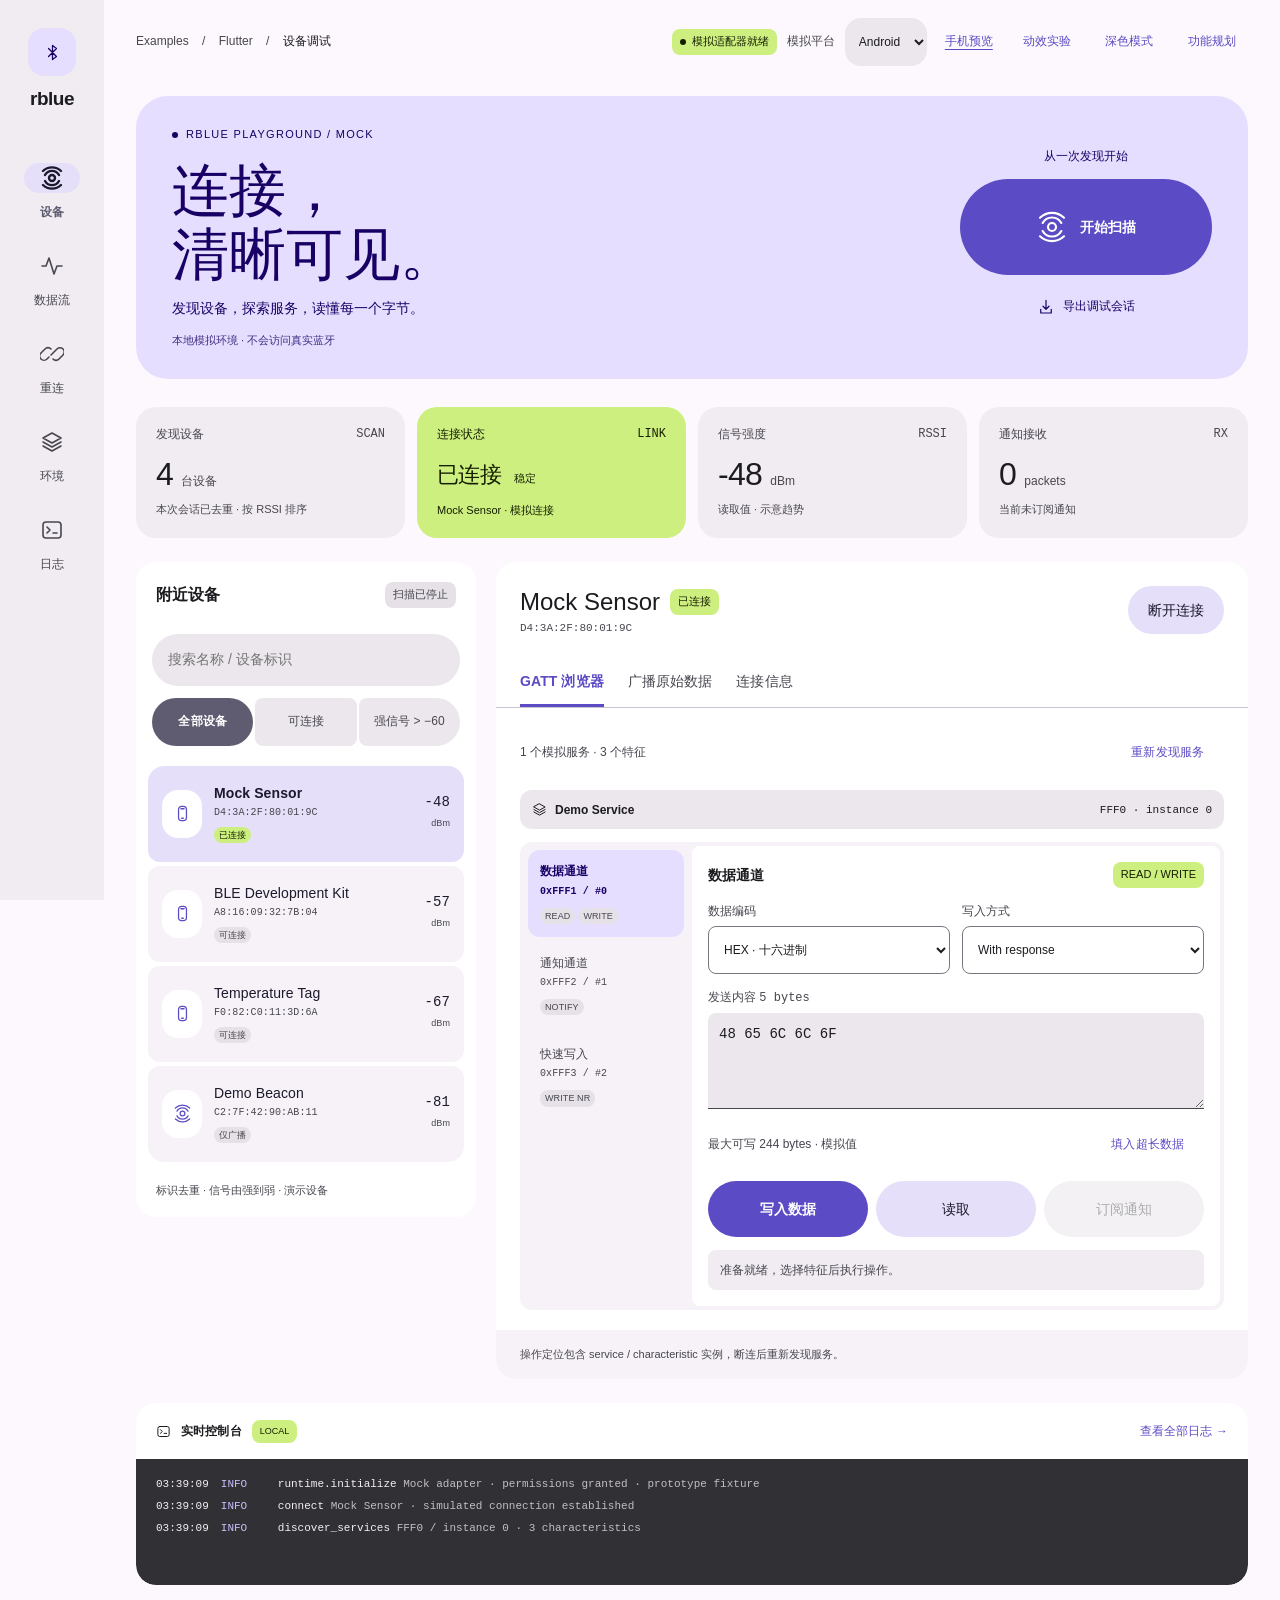
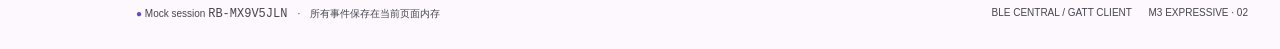
<file: examples/flutter/design/debug-prototype/m3-expressive/index.html>
<!doctype html>
<html lang="zh-CN">
<head>
<meta charset="utf-8"><meta name="viewport" content="width=device-width, initial-scale=1">
<title>rblue · Material 3 Expressive</title>
<style>
:root{--bg:#f4f6f8;--paper:#fff;--ink:#182b38;--muted:#637582;--line:#e1e7eb;--brand:#087f76;--soft:#e7f5f0;--nav:#122c35;--red:#b64040;--orange:#956416;--mono:ui-monospace,SFMono-Regular,Consolas,monospace}*{box-sizing:border-box}body{margin:0;background:var(--bg);color:var(--ink);font:14px/1.6 -apple-system,BlinkMacSystemFont,"Segoe UI","PingFang SC",sans-serif}button,input,select,textarea{font:inherit}button{cursor:pointer;transition:background .16s,color .16s;border:1px solid var(--line);background:white;border-radius:7px;padding:8px 13px;color:var(--ink);min-height:38px}button:hover{background:#f0f5f5}button:disabled{cursor:not-allowed;opacity:.45}button:focus-visible,a:focus-visible,input:focus-visible,select:focus-visible,textarea:focus-visible{outline:3px solid #36a89d;outline-offset:3px}.primary{background:var(--brand);border-color:var(--brand);color:white}.primary:hover{background:#06665e}.danger{color:var(--red)}.ghost{border:0;background:transparent}.small{font-size:12px}.mono,code{font-family:var(--mono);font-size:12px}.muted{color:var(--muted)}.row{display:flex;align-items:center;gap:10px;flex-wrap:wrap}.between{justify-content:space-between}.push{margin-left:auto}.badge{display:inline-flex;align-items:center;gap:6px;border-radius:5px;padding:3px 8px;font-size:11px;font-weight:600;background:#eff3f6;color:#516572;white-space:nowrap}.good{background:var(--soft);color:#09685c}.warm{background:#fff5de;color:var(--orange)}.bad{background:#faebeb;color:var(--red)}.dot{width:6px;height:6px;border-radius:50%;background:currentColor;display:inline-block}svg.icon{width:19px;height:19px;fill:none;stroke:currentColor;stroke-width:1.6;stroke-linecap:round;stroke-linejoin:round;flex-shrink:0}.shell{display:grid;grid-template-columns:218px minmax(0,1fr);min-height:100vh}.shell>div{min-width:0}.sidebar{background:var(--nav);color:#b3c8ce;padding:30px 16px 22px;display:flex;flex-direction:column;gap:27px}.brand{color:white;font-weight:650;font-size:26px;letter-spacing:-1px;padding:0 14px;display:flex;gap:11px;align-items:center}.brandmark{background:#86d4bd;color:var(--nav);border-radius:9px;display:grid;place-items:center;width:34px;height:38px}.brand small{font-size:10px;letter-spacing:1.5px;color:#b2c6cd;display:block;line-height:1.3}.navlabel{font-size:10px;letter-spacing:1.8px;padding:0 14px;margin-bottom:12px;color:#9bb5bd}.navitem{display:flex;align-items:center;gap:12px;width:100%;border:0;background:transparent;color:#bdcdd2;text-align:left;padding:12px 14px;margin:3px 0;min-height:46px}.navitem:hover{background:#203f48}.navitem.active{background:#294b51;color:#bcf0d9}.navitem .key{margin-left:auto;font:10px var(--mono);color:#92b1b7}.sidebottom{margin-top:auto}.sidecard{border:1px solid #3a555d;border-radius:8px;padding:13px;margin:12px 4px;color:#d7e4e7;font-size:12px}.sidecard p{color:#adc4cb;font-size:11px;margin:5px 0 0}.topbar{min-height:72px;background:white;border-bottom:1px solid var(--line);padding:14px 32px;display:flex;align-items:center;justify-content:space-between;gap:16px}.breadcrumb{font-size:12px;color:var(--muted)}.breadcrumb b{color:var(--ink);font-weight:500}.topbar select{border:0;background:#f1f4f6;border-radius:6px;padding:7px 10px;color:var(--ink);font-size:12px}.workspace{padding:28px 32px 16px;max-width:1600px;margin:auto}.heading{display:flex;justify-content:space-between;align-items:center;gap:15px;margin-bottom:22px}h1{font-size:26px;letter-spacing:-.8px;line-height:1.4;margin:0 0 5px;font-weight:650}h2{font-size:15px;font-weight:650;margin:0}h3{font-size:13px;margin:0 0 10px}p{margin:0}.eyebrow{font-size:10px;letter-spacing:1.6px;color:var(--brand);font-weight:650;margin-bottom:5px}.notice{border:1px solid #cee4dc;background:#eef8f3;padding:10px 14px;border-radius:7px;color:#3d675d;font-size:12px;margin-bottom:20px;display:flex;gap:10px;align-items:center}.stats{display:grid;grid-template-columns:repeat(4,minmax(0,1fr));gap:14px;margin-bottom:22px}.stat{background:white;border:1px solid var(--line);border-radius:9px;padding:15px 19px}.stat .label{font-size:12px;color:var(--muted);display:flex;justify-content:space-between}.stat .value{font-size:25px;font-weight:600;line-height:1.5;margin-top:7px;letter-spacing:-.7px}.stat .value small{font-size:12px;color:var(--muted);font-weight:400;letter-spacing:0}.stat .hint{font-size:10px;color:var(--muted)}.panel{background:white;border:1px solid var(--line);border-radius:10px;overflow:hidden;min-width:0}.panelhead{padding:16px 20px;border-bottom:1px solid var(--line)}.devices-layout{display:grid;grid-template-columns:310px minmax(0,1fr);gap:18px;align-items:start}.searchwrap{padding:15px;display:flex;gap:8px;align-items:center}.searchwrap input{width:100%;min-width:0}.field,input,textarea,select{border:1px solid var(--line);border-radius:6px;padding:9px 11px;background:white;color:var(--ink)}input,textarea{max-width:100%}.filters{padding:0 15px 13px;gap:6px}.chip{padding:4px 9px;font-size:11px;min-height:29px}.chip.active{background:var(--soft);border-color:#9ccbbd;color:#0c6f61}.device{width:100%;display:flex;align-items:center;text-align:left;gap:12px;padding:17px 16px;border:0;border-top:1px solid #edf0f3;border-radius:0;min-height:84px}.device.selected{background:#edf7f3;box-shadow:inset 3px 0 var(--brand)}.device-icon{width:36px;height:40px;background:#f0f4f6;border:1px solid #e0e7eb;border-radius:8px;display:grid;place-items:center;color:#748794}.selected .device-icon{background:#deeee6;color:var(--brand);border-color:#c5ded2}.device strong{font-size:12px;font-weight:600;display:block}.device .id{font:10px var(--mono);color:var(--muted);display:block;margin:4px 0}.signal{margin-left:auto;text-align:right;white-space:nowrap}.signal b{font:12px var(--mono);display:block}.signal small{font-size:9px;color:var(--muted)}.empty{text-align:center;padding:35px 15px;color:var(--muted)}.devicefooter{padding:12px 16px;background:#fafcfc;border-top:1px solid var(--line);font-size:10px;color:var(--muted)}.inspector-title{padding:20px}.unit-name{font-size:18px;font-weight:650}.inspector-title .identity{font:11px var(--mono);color:var(--muted);margin-top:4px;overflow-wrap:anywhere}.tabs{display:flex;gap:22px;padding:0 20px;border-bottom:1px solid var(--line)}.tab{border:0;border-radius:0;padding:10px 0;font-size:12px;color:var(--muted);border-bottom:2px solid transparent;background:transparent}.tab.active{color:var(--brand);border-bottom-color:var(--brand);font-weight:600}.tabbody{padding:18px 20px}.service{font:11px var(--mono);background:#f5f7f9;padding:10px 12px;border-radius:5px;display:flex;gap:8px;align-items:center}.service b{font:600 12px -apple-system,sans-serif}.characteristics{display:grid;grid-template-columns:175px minmax(0,1fr);margin-top:13px;border:1px solid var(--line);border-radius:7px;overflow:hidden}.chartree{padding:7px;background:#fcfdfd;border-right:1px solid var(--line)}.char{display:block;width:100%;border:0;text-align:left;font-size:12px;padding:10px;background:transparent;margin-bottom:5px}.char.active{background:#eaf4f1;color:#086d61}.char code{display:block;color:var(--muted);font-size:10px;margin:2px 0 6px}.char .badge{font-size:9px;padding:1px 5px;margin:0 3px 0 0}.operation{padding:16px;min-width:0}.formlabel{display:block;font-size:11px;color:var(--muted);margin-bottom:5px}.formrow{display:grid;grid-template-columns:1fr 1fr;gap:12px;margin:14px 0}.formrow select{width:100%;font-size:12px}textarea{width:100%;resize:vertical;font:13px/1.8 var(--mono);min-height:80px;background:#fbfcfd}.operations{margin-top:12px;gap:7px}.operations button{font-size:12px}.result{padding:10px 12px;background:#f3f7f7;border-radius:5px;font-size:11px;overflow-wrap:anywhere;margin-top:13px;color:#48616a;min-height:38px}.error{background:#fff0ef;color:var(--red)}.subheading{font-size:10px;letter-spacing:1.4px;color:var(--muted);margin-bottom:9px}.console{margin-top:20px}.consolehead{padding:12px 18px}.consolebody{padding:12px 18px;background:#142d37;color:#d0e1e7;font:11px/2 var(--mono);min-height:126px;max-height:210px;overflow:auto}.logline{display:flex;gap:13px}.logtime{color:#91aeb8;flex-shrink:0}.loglevel{width:45px;color:#8bdac1;flex-shrink:0}.loglevel.ERROR{color:#ffb0a7}.loglevel.WARN{color:#f6d397}.logtext{overflow-wrap:anywhere;min-width:0}.page{display:none}.page.active{display:block}.twocol{display:grid;grid-template-columns:1fr 1fr;gap:18px}.padding{padding:22px}.description{color:var(--muted);font-size:12px;margin:8px 0 18px;line-height:1.9}.step{display:flex;gap:15px;padding:17px 0;border-bottom:1px solid var(--line)}.stepnum{width:27px;height:27px;border-radius:50%;background:#eef2f5;display:grid;place-items:center;font:12px var(--mono);flex-shrink:0}.step.done .stepnum{background:var(--soft);color:var(--brand)}.step strong{font-size:13px}.step p{font-size:11px;color:var(--muted);margin-top:3px}.caprow{padding:13px 0;border-bottom:1px solid var(--line);display:flex;justify-content:space-between;gap:12px;font-size:12px}.caprow:last-child{border:0}table{width:100%;border-collapse:collapse;font-size:12px;text-align:left}th{color:var(--muted);font-weight:500;background:#f7f9fa}th,td{padding:12px 16px;border-bottom:1px solid var(--line);overflow-wrap:anywhere}.tablewrap{overflow:auto}.packet{font-family:var(--mono);color:var(--brand)}.footer{display:flex;justify-content:space-between;gap:10px;color:var(--muted);font-size:10px;padding:18px 0 0}.footdot{color:var(--brand)}.scope{border-top:1px solid var(--line);padding:12px 20px;font-size:11px;color:var(--muted);background:#fbfcfd}dialog{width:min(720px,calc(100% - 30px));max-height:85vh;border:1px solid var(--line);border-radius:12px;padding:26px;color:var(--ink)}dialog::backdrop{background:#112a3566}dialog ul{padding-left:20px;font-size:13px;line-height:2.2}dialog h3{margin-top:20px}.toast{position:fixed;bottom:24px;left:50%;transform:translateX(-50%);max-width:90%;background:var(--nav);color:white;padding:11px 20px;border-radius:8px;box-shadow:0 8px 30px #162b3826;z-index:10;font-size:12px}.toast[hidden]{display:none}.spark{height:28px;width:76px;color:var(--brand)}[hidden]{display:none!important}@media(min-width:1500px){.devices-layout{grid-template-columns:345px minmax(0,1fr)}}@media(max-width:1200px){.sidebar{padding-left:10px;padding-right:10px}.shell{grid-template-columns:180px minmax(0,1fr)}.workspace{padding:24px 22px}.topbar{padding:14px 22px}.devices-layout{grid-template-columns:260px minmax(0,1fr)}.characteristics{grid-template-columns:1fr}.chartree{border-right:0;border-bottom:1px solid var(--line);display:flex;gap:5px}.char{margin:0}.char .badge{display:none}.stats{gap:10px}.stat{padding:13px}.tabs{gap:18px}}@media(max-width:900px){.shell{grid-template-columns:minmax(0,1fr)}.sidebar{padding:14px 20px;gap:15px}.brand{padding:0;font-size:23px}.brand small,.navlabel,.sidebottom,.sidebar>.row{display:none}.sidebar nav{display:flex;gap:5px;flex-wrap:wrap}.navitem{width:auto;padding:8px 12px;font-size:12px;min-height:38px;margin:0}.navitem .key{display:none}.sidebar{display:block}.sidebar nav{margin-top:14px}.topbar{min-height:58px}.devices-layout{grid-template-columns:275px minmax(0,1fr)}.heading{align-items:flex-start}.heading .row{justify-content:flex-end}.twocol{grid-template-columns:1fr}}@media(max-width:680px){.workspace{padding:20px 14px}.topbar{padding:12px 14px;flex-wrap:wrap}.topbar .badge{display:none}.heading{flex-direction:column;margin-bottom:15px}h1{font-size:23px}.heading>.row{width:100%;justify-content:flex-start}.stats{grid-template-columns:1fr 1fr;gap:9px;margin-bottom:15px}.stat .value{font-size:22px}.devices-layout{grid-template-columns:1fr}.panelhead{padding:14px 16px}.notice{align-items:flex-start}.characteristics{grid-template-columns:1fr}.tabbody,.inspector-title{padding:16px}.device{min-height:76px}.devicefooter{display:none}.footer{flex-direction:column}.topbar>.row{gap:5px}.chartree{flex-wrap:wrap}.char{width:auto;flex:1}.formrow{gap:8px}.logtime{display:none}.logline{gap:9px}.sidebar .navitem svg{display:none}.sidebar{padding:15px}.sidebar nav{gap:0}.navitem{font-size:11px;padding:8px 9px}.operation{padding:12px}.tabs{gap:20px}.inspector-title>.row{align-items:flex-start}.logtext{font-size:10px}.scope{padding:12px 16px}.tablewrap table{min-width:530px}}@media(pointer:coarse){button{min-height:44px}input,select,textarea{font-size:16px!important}}@media(prefers-reduced-motion:reduce){*{transition:none!important;scroll-behavior:auto!important}}

.mobile-only,.mobile-summary,.mobile-mast,.packet-device,.logtimestamp,.notify-note{display:none}.preview-link{font-size:12px;color:var(--brand);text-decoration:none;padding:8px}
@media(max-width:680px){
body{padding-bottom:calc(88px + env(safe-area-inset-bottom));font-size:14px}
.sidebar{position:fixed;left:0;right:0;bottom:0;z-index:20;background:#fff;border-top:1px solid var(--line);padding:6px 10px calc(8px + env(safe-area-inset-bottom))}
.sidebar .brand{display:none}.sidebar nav{display:grid;grid-template-columns:repeat(5,minmax(0,1fr));gap:8px;margin:0}.sidebar .navitem{display:flex;flex-direction:column;justify-content:center;gap:3px;padding:7px 0;min-height:60px;color:var(--muted);font-size:0;border-radius:9px}.sidebar .navitem::after{content:attr(data-mobile-label);font-size:11px;white-space:nowrap}.sidebar .navitem svg{display:block;width:21px;height:21px}.sidebar .navitem.active{background:var(--soft);color:var(--brand)}.sidebar .navitem:hover{background:var(--soft)}
.topbar{padding:16px 18px 12px;gap:12px}.breadcrumb{display:none}.mobile-mast{display:flex;justify-content:space-between;align-items:center;width:100%}.mobile-mast strong{font-size:25px;letter-spacing:-1px}.mobile-mast small{font-size:11px;color:var(--brand)}.topbar>.row{justify-content:space-between;width:100%}.topbar .row .badge{display:none}.topbar .preview-link{display:none}.topbar select{min-height:44px;font-size:14px}.topbar .ghost{min-height:44px}
.workspace{padding:16px 16px 0}.heading{margin-bottom:14px}.heading>div:first-child{display:none}.heading>.row{display:grid;grid-template-columns:1fr 1.6fr;gap:10px}.heading button{min-height:48px;font-size:14px}.notice,.stats{display:none}.mobile-summary{display:flex;gap:8px;justify-content:space-between;align-items:center;background:#e9f4ef;color:#316457;border:1px solid #d3e6dc;border-radius:9px;padding:11px 12px;margin-bottom:16px;font-size:12px}.mobile-summary b{font-size:12px;font-weight:600}.mobile-summary span:last-child{font:11px var(--mono)}
#page-devices .devices-layout>.panel:nth-child(2){display:none}#page-devices.mobile-detail .devices-layout>.panel:first-child{display:none}#page-devices.mobile-detail .devices-layout>.panel:nth-child(2){display:block}body.detail-open .heading,body.detail-open .mobile-summary,body:not([data-current-page="devices"]) .heading{display:none}.mobile-only{display:inline-flex}.backbar{padding:7px 10px;border-bottom:1px solid var(--line);width:100%;align-items:center;justify-content:space-between}.backbar button{min-height:44px;border:0;color:var(--brand);font-size:13px}.backbar span{font-size:11px;color:var(--muted);padding-right:8px}.panelhead h2{font-size:16px}.searchwrap{padding:16px}.searchwrap input{min-height:46px;font-size:16px}.filters{padding:0 16px 16px;gap:8px}.chip{min-height:44px;font-size:11px;padding:7px 9px}.device{min-height:96px;padding:16px;gap:12px}.device strong{font-size:14px}.device .id{font-size:11px}.device .badge{font-size:10px!important}.device-icon{width:40px;height:46px}.signal b{font-size:14px}.signal small{font-size:10px}.devicefooter{display:block;font-size:11px;padding:13px 16px}.inspector-title{padding:18px 16px}.unit-name{font-size:19px}.inspector-title .identity{font-size:11px}#connectToggle{min-height:46px}.tabs{gap:18px;padding:0 16px}.tab{min-height:48px;font-size:12px}.tabbody{padding:16px}.tabbody>.row:first-child{margin-bottom:12px!important}.tabbody>.row:first-child button{min-height:44px}.service{flex-wrap:wrap;font-size:10px}.service .push{margin-left:0}.characteristics{margin-top:14px}.chartree{padding:8px;gap:8px;flex-wrap:nowrap}.char{min-width:0;min-height:72px;font-size:12px;padding:10px 6px}.char code{font-size:10px}.operation{padding:16px 12px}.operation.notify-mode .formrow,.operation.notify-mode [for="payload"],.operation.notify-mode #payload,.operation.notify-mode #payload+div,.operation.notify-mode #write,.operation.notify-mode #read{display:none}.operation.notify-mode .notify-note{display:block;font-size:12px;color:var(--muted);margin:16px 0;line-height:1.9}.formrow{grid-template-columns:1fr;gap:14px;margin:16px 0}.formrow select{min-height:48px;font-size:16px}textarea{min-height:112px;font-size:16px}.formlabel{font-size:12px}#oversize{min-height:44px}.operations{display:grid;grid-template-columns:1fr 1fr;gap:8px}.operations button{min-height:48px;font-size:13px}#subscribe{grid-column:1/-1}#openStream{width:100%;justify-content:center;min-height:44px;margin-top:8px;color:var(--brand)}.result{font-size:12px;padding:12px}.scope{font-size:11px;line-height:1.9}.console,.footer{display:none}.toast{bottom:calc(90px + env(safe-area-inset-bottom));font-size:12px;width:max-content;max-width:calc(100% - 32px)}
#page-stream .panelhead,#page-logs .panelhead{align-items:flex-start;gap:16px}#page-stream .panelhead>.row,#page-logs .panelhead>.row{gap:8px;width:100%}#page-stream .panelhead button{flex:1;min-height:48px;padding:8px;font-size:12px}#page-stream .padding{padding:14px 16px}.tablewrap table{min-width:0;table-layout:fixed}#page-stream th:nth-child(2),#page-stream td:nth-child(2){display:none}#page-stream th,#page-stream td{padding:12px 8px;font-size:11px}#page-stream th:nth-child(1){width:25%}#page-stream th:nth-child(3){width:39%}#page-stream th:nth-child(4){width:23%}#page-stream th:nth-child(5){width:13%}#page-stream td:nth-child(1) .muted{display:block}.packet-device,.logtimestamp{display:block;font:10px/1.6 -apple-system,sans-serif;color:var(--muted);margin-top:5px}#page-logs th:first-child,#page-logs td:first-child{display:none}#page-logs th:nth-child(2){width:22%}#page-logs th:nth-child(3){width:30%}#page-logs th:nth-child(4){width:48%}#page-logs th,#page-logs td{padding:12px 8px;font-size:11px}#page-logs td .badge{font-size:9px}.padding{padding:18px}.caprow{flex-wrap:wrap;font-size:12px;gap:8px}.caprow>span:last-child{max-width:100%;overflow-wrap:anywhere}#runReconnect{width:100%;min-height:48px}.description{font-size:12px}.panelhead .small{font-size:11px}dialog{padding:20px}dialog li{margin:8px 0}#fault{min-height:48px;font-size:16px}
}

</style>
<link rel="stylesheet" href="color-scheme.css"><link rel="stylesheet" href="expressive.css">
</head>
<body data-current-page="devices">
<svg hidden aria-hidden="true"><defs>
<symbol id="bluetooth" viewBox="0 0 24 24"><path d="m7 7 10 10-5 4V3l5 4L7 17"/></symbol><symbol id="scan" viewBox="0 0 24 24"><circle cx="12" cy="12" r="3"/><path d="M5 9a8 8 0 0 1 14 0M3 5a13 13 0 0 1 18 0M5 15a8 8 0 0 0 14 0M3 19a13 13 0 0 0 18 0"/></symbol><symbol id="stream" viewBox="0 0 24 24"><path d="M2 12h4l3-8 5 16 3-8h5"/></symbol><symbol id="link" viewBox="0 0 24 24"><path d="m10 13 4-4m-6 6-2 2a4 4 0 0 1-6-6l4-4a4 4 0 0 1 6 0m4 2 2-2a4 4 0 0 1 6 6l-4 4a4 4 0 0 1-6 0" transform="translate(1 0)"/></symbol><symbol id="layers" viewBox="0 0 24 24"><path d="m12 3 9 5-9 5-9-5Zm-9 9 9 5 9-5M3 16l9 5 9-5"/></symbol><symbol id="terminal" viewBox="0 0 24 24"><rect x="3" y="4" width="18" height="16" rx="3"/><path d="m7 9 3 3-3 3m6 0h4"/></symbol><symbol id="arrow" viewBox="0 0 24 24"><path d="M12 3v12m-4-4 4 4 4-4M5 15v5h14v-5"/></symbol><symbol id="search-icon" viewBox="0 0 24 24"><circle cx="10" cy="10" r="6"/><path d="m15 15 5 5"/></symbol><symbol id="box" viewBox="0 0 24 24"><rect x="7" y="3" width="10" height="18" rx="4"/><path d="M10 6h4m-3 12h2"/></symbol></defs></svg>
<div class="shell">
<aside class="sidebar">
<div class="brand"><span class="brandmark"><svg class="icon"><use href="#bluetooth"/></svg></span><span>rblue<small>BLE PLAYGROUND</small></span></div>
<div><div class="navlabel">WORKSPACE / 调试工作区</div><nav aria-label="调试模块">
<button class="navitem active" data-page="devices" aria-current="page"><svg class="icon"><use href="#scan"/></svg>设备调试 <span class="key">01</span></button>
<button class="navitem" data-page="stream"><svg class="icon"><use href="#stream"/></svg>通知数据流 <span class="key">02</span></button>
<button class="navitem" data-page="reconnect"><svg class="icon"><use href="#link"/></svg>重连实验 <span class="key">03</span></button>
<button class="navitem" data-page="capabilities"><svg class="icon"><use href="#layers"/></svg>能力与环境 <span class="key">04</span></button>
<button class="navitem" data-page="logs"><svg class="icon"><use href="#terminal"/></svg>会话日志 <span class="key">05</span></button>
</nav></div>
<div class="sidebottom"><div class="navlabel">CONNECTED / MOCK</div><div class="sidecard"><span class="row"><span class="dot" style="color:#8fd3b7"></span> Mock Runtime <span class="badge push">DEMO</span></span><p>模拟 BLE 环境 · 无需硬件<br>所有数据与操作仅供原型演示</p></div><button class="navitem" id="scopeOpen"><svg class="icon"><use href="#layers"/></svg>查看功能规划</button><div class="small" style="padding:10px 14px;color:#a2bdc5">rblue / Flutter example</div></div>
</aside>
<div>
<header class="topbar"><div class="mobile-mast"><strong>rblue<span style="color:var(--brand)">.</span></strong><small>BLE 调试 · 模拟模式</small></div><div class="breadcrumb">Examples <span style="margin:0 10px">/</span> Flutter <span style="margin:0 10px">/</span> <b id="crumb">设备调试</b></div><div class="row"><span class="badge good"><span class="dot"></span> 模拟适配器就绪</span><label class="small muted" for="platform">模拟平台</label><select id="platform"><option value="android">Android</option><option value="ios">iOS</option></select><a class="preview-link" href="mobile.html">手机预览</a><button class="ghost small" id="motionOpen">动效实验</button><button class="ghost small" id="themeToggle" aria-pressed="false">深色模式</button><button class="ghost small" id="scopeTop">功能规划</button></div></header>
<main class="workspace">
<div class="heading hero"><div class="hero-copy"><div class="eyebrow"><span class="dot"></span> RBLUE PLAYGROUND / MOCK</div><h1 id="pageTitle">连接，<br>清晰可见。</h1><p id="pageDesc">发现设备，探索服务，读懂每一个字节。</p><span class="hero-note">本地模拟环境 · 不会访问真实蓝牙</span></div><div class="hero-action"><span class="hero-kicker">从一次发现开始</span><button class="primary" id="scanToggle" aria-pressed="false"><svg class="icon" aria-hidden="true"><use href="#scan"/></svg><span id="scanLabel">开始扫描</span></button><button class="ghost" id="export"><svg class="icon" aria-hidden="true"><use href="#arrow"/></svg>导出调试会话</button></div></div><div class="stats">
<div class="stat"><div class="label">发现设备 <span class="mono">SCAN</span></div><div class="value" id="deviceCount">4 <small>台设备</small></div><div class="hint" id="scanHint">本次会话已去重 · 按 RSSI 排序</div></div>
<div class="stat"><div class="label">连接状态 <span class="mono">LINK</span></div><div class="value" style="font-size:22px" id="connectionStat">已连接 <span class="badge good">稳定</span></div><div class="hint" id="connectionHint">Mock Sensor · 模拟连接</div></div>
<div class="stat"><div class="label">信号强度 <span class="mono">RSSI</span></div><div class="row between"><div class="value" id="rssiStat">−48 <small>dBm</small></div><svg class="spark" viewBox="0 0 80 30" role="img" aria-label="模拟 RSSI 趋势，约负 48 dBm"><path d="M0 24 7 20 14 23 21 12 28 17 35 10 42 14 49 7 56 10 63 4 70 9 80 6" fill="none" stroke="currentColor" stroke-width="1.8"/></svg></div><div class="hint">读取值 · 示意趋势</div></div>
<div class="stat"><div class="label">通知接收 <span class="mono">RX</span></div><div class="value" id="rxStat">0 <small>packets</small></div><div class="hint" id="rxHint">尚未订阅通知</div></div>
</div>
<div class="mobile-summary" id="mobileSummary" role="status"></div>
<section class="page active" id="page-devices" aria-label="设备调试">
<div class="devices-layout">
<section class="panel"><div class="panelhead row between"><h2>附近设备</h2><span class="badge" id="scanBadge">扫描已停止</span></div><div class="searchwrap"><svg class="icon muted"><use href="#search-icon"/></svg><input id="search" aria-label="按名称或设备标识搜索" placeholder="搜索名称 / 设备标识"></div><div class="row filters connected-group"><button class="chip active" data-filter="all" aria-pressed="true">全部设备</button><button class="chip" data-filter="connectable" aria-pressed="false">可连接</button><button class="chip" data-filter="strong" aria-pressed="false">强信号 &gt; −60</button></div><div id="deviceList"></div><div class="devicefooter">标识去重 · 信号由强到弱 · 演示设备</div></section>
<section class="panel"><div class="mobile-only backbar"><button id="backDevices">← 返回设备列表</button><span>DEVICE INSPECTOR</span></div><div class="inspector-title"><div class="row between"><div><div class="row"><span class="unit-name" id="selectedName">Mock Sensor</span><span class="badge good" id="selectedStatus">已连接</span></div><div class="identity" id="selectedId">D4:3A:2F:80:01:9C</div></div><button id="connectToggle">断开连接</button></div></div><div class="tabs" aria-label="设备详情"><button class="tab active" data-tab="gatt" aria-pressed="true">GATT 浏览器</button><button class="tab" data-tab="advertisement" aria-pressed="false">广播原始数据</button><button class="tab" data-tab="info" aria-pressed="false">连接信息</button></div>
<div class="tabbody" id="tab-gatt"><div class="row between" style="margin-bottom:14px"><span class="small muted">1 个模拟服务 · 3 个特征</span><button class="ghost small" id="discover">重新发现服务</button></div><div id="gattContent"><div class="service"><svg class="icon" style="width:15px;height:15px"><use href="#layers"/></svg><b>Demo Service</b><span class="push">FFF0 · instance 0</span></div><div class="characteristics"><div class="chartree"><button class="char active" data-char="0" aria-pressed="true">数据通道<code>0xFFF1 / #0</code><span class="badge">READ</span><span class="badge">WRITE</span></button><button class="char" data-char="1" aria-pressed="false">通知通道<code>0xFFF2 / #1</code><span class="badge">NOTIFY</span></button><button class="char" data-char="2" aria-pressed="false">快速写入<code>0xFFF3 / #2</code><span class="badge">WRITE NR</span></button></div><div class="operation"><div class="row between"><h3 style="margin:0" id="charTitle">数据通道</h3><span class="badge good" id="charType">READ / WRITE</span></div><p class="notify-note">订阅此特征后，前往数据流查看原始字节、时间与解码结果。</p><div class="formrow"><label><span class="formlabel">数据编码</span><select id="encoding"><option value="hex">HEX · 十六进制</option><option value="utf8">UTF-8 · 文本</option></select></label><label><span class="formlabel">写入方式</span><select id="writeMode"><option value="response">With response</option><option value="noresponse">Without response</option></select></label></div><label for="payload" class="formlabel">发送内容 <span class="push mono" id="byteCount">5 bytes</span></label><textarea id="payload" spellcheck="false">48 65 6C 6C 6F</textarea><div class="row between small muted" style="margin-top:5px"><span id="writeLimit">最大可写 244 bytes · 模拟值</span><button class="ghost small" id="oversize">填入超长数据</button></div><div class="row operations standard-group"><button class="primary" id="write">写入数据</button><button id="read">读取</button><button id="subscribe">订阅通知</button></div><div class="result" id="opResult" role="status">准备就绪，选择特征后执行操作。</div><button class="mobile-only ghost" id="openStream">查看通知数据流 →</button></div></div></div><div class="empty" id="gattEmpty" hidden>连接设备后，发现并浏览 GATT 服务。</div></div>
<div class="tabbody" id="tab-advertisement" hidden><div class="subheading">ADVERTISEMENT / 演示广播快照</div><pre id="advData" class="mono" style="white-space:pre-wrap;overflow-wrap:anywhere;line-height:2"></pre></div>
<div class="tabbody" id="tab-info" hidden><div id="connectionInfo"></div><div class="row" style="margin-top:14px"><button id="queryRssi">读取 RSSI</button><button id="queryMtu">查询 MTU</button><button disabled title="当前 rblue-c 未暴露该能力">主动协商 MTU · 未暴露</button></div></div>
<div class="scope">操作定位包含 service / characteristic 实例，断连后重新发现服务。</div></section>
</div></section>
<section class="page" id="page-stream" aria-label="通知数据流"><div class="panel"><div class="panelhead row between"><div><h2>通知数据流</h2><p class="muted small">0xFFF2 · 按设备与特征实例关联 · HEX / UTF-8 双视图</p></div><div class="row"><button id="streamToggle" class="primary">订阅通知</button><button id="pauseStream" disabled>暂停显示</button><button id="clearPackets">清空数据</button></div></div><div class="padding row between"><span class="small muted" id="streamStatus">尚未订阅，点击订阅后每秒生成一个模拟数据包。</span><span class="badge">最多保留 200 条</span></div><div class="tablewrap"><table><thead><tr><th>序号 / 时间</th><th>特征实例</th><th>HEX 数据</th><th>UTF-8</th><th>长度</th></tr></thead><tbody id="packetRows"><tr><td colspan="5" class="empty">暂无数据，等待订阅通知。</td></tr></tbody></table></div><div class="scope">暂停显示期间仍接收并计数；取消订阅后停止接收。当前计数不代表底层丢包统计。</div></div></section>
<section class="page" id="page-reconnect" aria-label="重连实验"><div class="twocol"><div class="panel padding"><div class="row between"><h2>让断连过程可解释。</h2><span class="badge warm">故障注入 · 仅模拟</span></div><p class="description">观察宿主层重连的完整路径：断连、退避、重试、服务重发现与订阅恢复。模拟首次失败、第二次恢复。</p><label class="formlabel" for="fault">故障场景</label><select id="fault" style="width:100%"><option value="disconnect">设备意外断开</option><option value="133">Android GATT status 133</option><option value="timeout">连接超时</option></select><div class="row" style="margin:20px 0"><label class="row small"><input type="checkbox" id="restore" checked> 重连成功后恢复原有通知订阅</label></div><button class="primary" id="runReconnect">注入故障并开始重连</button><div class="result" id="reconnectResult" role="status">需要选中一个已连接设备。当前退避演示：1 秒、2 秒。</div><p class="description" style="margin-bottom:0">示例采用 Dart 层重连；Rust ConnectionSupervisor 与 GATT 队列尚未通过 C ABI 导出。</p></div><div class="panel padding"><div class="row between"><h2>连接生命周期</h2><span class="badge" id="retryBadge">等待实验</span></div><div id="steps"><div class="step" data-step="0"><span class="stepnum">1</span><div><strong>捕获断连事件</strong><p>失效 GATT 实例，清理原连接订阅</p></div></div><div class="step" data-step="1"><span class="stepnum">2</span><div><strong>指数退避与重试</strong><p>记录错误类型、平台原始码与尝试次数</p></div></div><div class="step" data-step="2"><span class="stepnum">3</span><div><strong>重新建立连接</strong><p>重连成功，重新发现 GATT 服务</p></div></div><div class="step" data-step="3"><span class="stepnum">4</span><div><strong>恢复通知订阅</strong><p>使用新服务树中的特征实例恢复</p></div></div></div></div></div></section>
<section class="page" id="page-capabilities" aria-label="能力与环境"><div class="twocol"><div class="panel padding"><h2>运行环境快照</h2><div id="environment"></div><p class="description">环境值为原型预设。真实应用应读取适配器状态、授权结果、后端版本和能力位。</p></div><div class="panel padding"><h2>当前 Flutter / C ABI 能力边界</h2><div class="caprow">扫描 / 连接 / 服务发现<span class="badge good">已暴露</span></div><div class="caprow">读 / 两种写入 / 订阅通知<span class="badge good">已暴露</span></div><div class="caprow">RSSI / MTU 查询 / 最大可写长度<span class="badge good">已暴露</span></div><div class="caprow">自动重连<span class="badge warm">宿主层管理</span></div><div class="caprow">主动协商 MTU / 配对 / 描述符读写<span class="badge">尚未暴露</span></div><div class="caprow">GATT Server / 广播发射<span class="badge">不在本期范围</span></div><p class="description">“已暴露”指当前门面存在接口，实际可用性仍由平台能力与运行时返回值决定。</p></div></div></section>
<section class="page" id="page-logs" aria-label="会话日志"><div class="panel"><div class="panelhead row between"><div><h2>会话事件</h2><p class="small muted">操作、结果与错误的统一时间线 · 最多保留 300 条</p></div><div class="row"><label class="small muted" for="logFilter">级别</label><select id="logFilter"><option value="ALL">全部级别</option><option>INFO</option><option>WARN</option><option>ERROR</option></select><button id="clearLogs">清空日志</button><button class="mobile-only" id="exportMobile">导出会话</button></div></div><div class="tablewrap"><table><thead><tr><th>时间</th><th>级别</th><th>事件</th><th>上下文 / 结果</th></tr></thead><tbody id="logRows"></tbody></table></div><div class="scope">导出 JSON 包含模拟环境、会话事件和已保留的数据包。导出范围受本地缓冲上限限制。</div></div></section>
<section class="panel console" aria-label="实时操作控制台"><div class="panelhead consolehead row between"><div class="row"><svg class="icon" style="width:15px;height:15px"><use href="#terminal"/></svg><h2 style="font-size:12px">实时控制台</h2><span class="badge good" style="font-size:9px">LOCAL</span></div><button class="ghost small" id="fullLogs" style="padding:0;min-height:24px">查看全部日志 →</button></div><div class="consolebody" id="console"></div></section>
<footer class="footer"><span><span class="footdot">●</span> Mock session <span class="mono" id="sessionId"></span>　·　所有事件保存在当前页面内存</span><span>BLE CENTRAL / GATT CLIENT <span style="margin-left:14px">M3 EXPRESSIVE · 02</span></span></footer>
</main></div></div>
<dialog id="scopeDialog" aria-labelledby="scopeTitle"><div class="row between"><h2 id="scopeTitle">Example 调试功能规划</h2><button id="scopeClose">关闭</button></div><p class="description">基于当前 rblue Flutter example 设计，桌面采用双栏工作台，移动端按同一任务顺序纵向展示。</p><h3>P0 / 基础链路与问题定位</h3><ul><li>适配器与权限状态、真实 / Mock 后端标识、能力门禁。</li><li>扫描启停、名称与标识搜索、可连接与 RSSI 筛选、标识去重。</li><li>连接 / 断开、广播详情、带实例标识的 GATT 服务树。</li><li>HEX / UTF-8 读写、写入方式、字节数与长度校验、统一 InvalidLength 提示。</li><li>通知订阅 / 取消、数据包查看、接收计数、暂停显示。</li><li>带时间与上下文的错误日志、会话 JSON 导出。</li></ul><h3>P1 / 可靠性验证</h3><ul><li>断连 / 超时 / 133 故障模拟、退避时间线、服务重发现与订阅恢复。</li><li>RSSI / MTU / 最大写长查询，平台能力差异展示。</li></ul><h3>待底层能力补齐后再设计操作入口</h3><p class="description">主动 MTU 协商、配对、描述符读写与 Rust supervisor / queue 的 C ABI 导出。压力测试和底层丢包统计需要独立的可测量方案，本原型不提供虚构指标。</p></dialog>
<dialog id="motionDialog" aria-labelledby="motionTitle"><div class="row between"><h2 id="motionTitle">试一下，按住再松开。</h2><button class="ghost" id="motionClose">关闭</button></div><p class="description">按住任意按钮，观察相邻按钮的挤压；点击后用形状和文字共同表达选中状态。键盘 Space / Enter 也可体验。</p><div class="standard-group motion-demo" aria-label="按钮组动效演示"><button aria-pressed="false" data-demo="读取">读取</button><button aria-pressed="false" data-demo="写入">写入</button><button aria-pressed="false" data-demo="订阅">订阅</button></div><div class="result" id="motionResult" role="status">未选择演示动作</div><p class="description">本区域仅演示交互，不发送 BLE 指令。系统开启“减少动态效果”时，状态立即更新。</p></dialog>
<div class="toast" id="toast" role="status" hidden></div>
<script>
'use strict';
const $=id=>document.getElementById(id);
const devices=[{name:'Mock Sensor',mac:'D4:3A:2F:80:01:9C',uuid:'C0EA7291-4C8A-40F2-A8F4-001000000001',rssi:-48,connectable:true},{name:'BLE Development Kit',mac:'A8:16:09:32:7B:04',uuid:'C0EA7291-4C8A-40F2-A8F4-001000000002',rssi:-57,connectable:true},{name:'Temperature Tag',mac:'F0:82:C0:11:3D:6A',uuid:'C0EA7291-4C8A-40F2-A8F4-001000000003',rssi:-67,connectable:true},{name:'Demo Beacon',mac:'C2:7F:42:90:AB:11',uuid:'C0EA7291-4C8A-40F2-A8F4-001000000004',rssi:-81,connectable:false}];
const chars=[{name:'数据通道',uuid:'FFF1',read:true,modes:['response']},{name:'通知通道',uuid:'FFF2',notify:true,modes:[]},{name:'快速写入',uuid:'FFF3',modes:['noresponse']}];
let selected=0,connected=0,scanning=false,filter='all',charIndex=0,subscribed=false,paused=false,rx=0,packets=[],logs=[],running=false,reconnectToken=0,toastTimer,scanTicks=0;
const sessionId='RB-'+Date.now().toString(36).toUpperCase();$('sessionId').textContent=sessionId;
const escapeHtml=value=>String(value).replace(/[&<>"']/g,c=>({'&':'&amp;','<':'&lt;','>':'&gt;','"':'&quot;',"'":'&#39;'}[c]));
const identity=d=>$('platform').value==='ios'?d.uuid:d.mac;
const time=()=>new Date().toLocaleTimeString('en-GB',{hour12:false});
function toast(message){$('toast').textContent=message;$('toast').hidden=false;clearTimeout(toastTimer);toastTimer=setTimeout(()=>$('toast').hidden=true,3200)}
function addLog(level,event,detail){logs.push({time:time(),level,event,detail,device:devices[selected].name});logs=logs.slice(-300);renderLogs()}
function renderLogs(){const visible=logs.filter(l=>$('logFilter').value==='ALL'||l.level===$('logFilter').value);$('logRows').innerHTML=visible.length?visible.slice().reverse().map(l=>`<tr><td class="mono">${l.time}</td><td><span class="badge ${l.level==='ERROR'?'bad':l.level==='WARN'?'warm':'good'}">${l.level}</span></td><td>${escapeHtml(l.event)}<span class="logtimestamp">${l.time}</span></td><td class="mono">${escapeHtml(l.detail)}</td></tr>`).join(''):'<tr><td colspan="4" class="empty">当前筛选下暂无事件。</td></tr>';$('console').innerHTML=logs.slice(-4).map(l=>`<div class="logline"><span class="logtime">${l.time}</span><span class="loglevel ${l.level}">${l.level}</span><span class="logtext">${escapeHtml(l.event)} <span style="color:#a8c3cd">${escapeHtml(l.detail)}</span></span></div>`).join('')||'<span class="muted">等待操作事件…</span>'}
function showPage(name){document.body.dataset.currentPage=name;document.body.classList.remove('detail-open');$('page-devices').classList.remove('mobile-detail');if(matchMedia('(max-width:680px)').matches)window.scrollTo(0,0);document.querySelectorAll('.page').forEach(p=>p.classList.toggle('active',p.id==='page-'+name));document.querySelectorAll('[data-page]').forEach(b=>{b.classList.toggle('active',b.dataset.page===name);if(b.dataset.page===name)b.setAttribute('aria-current','page');else b.removeAttribute('aria-current')});const content={devices:['连接，清晰可见。','发现设备，探索服务，读懂每一个字节。','设备调试'],stream:['每一条通知，都有迹可循。','观察特征值更新，保留原始字节与解码结果。','通知数据流'],reconnect:['复现断连，验证恢复。','将偶发问题转化为可以观察的连接生命周期。','重连实验'],capabilities:['先确认环境，再定位问题。','明确平台、门面与宿主层之间的能力边界。','能力与环境'],logs:['把一次调试，整理成证据。','集中查看操作事件，导出可复现问题的上下文。','会话日志']}[name];$('pageTitle').textContent=content[0];$('pageDesc').textContent=content[1];$('crumb').textContent=content[2]}
function renderDevices(){const query=$('search').value.trim().toLowerCase();const list=devices.map((d,i)=>({...d,i})).filter(d=>(d.name+' '+identity(d)).toLowerCase().includes(query)&&(filter!=='connectable'||d.connectable)&&(filter!=='strong'||d.rssi> -60)).sort((a,b)=>b.rssi-a.rssi);$('deviceList').innerHTML=list.length?list.map(d=>`<button class="device ${selected===d.i?'selected':''}" data-device="${d.i}" ${running?'disabled':''} aria-pressed="${selected===d.i}"><span class="device-icon"><svg class="icon" aria-hidden="true"><use href="#${d.i===3?'scan':'box'}"/></svg></span><span style="min-width:0"><strong>${d.name}</strong><span class="id">${$('platform').value==='ios'?d.uuid.slice(0,8)+'…':d.mac}</span><span class="badge ${connected===d.i?'good':''}" style="font-size:9px;padding:1px 5px">${connected===d.i?'已连接':d.connectable?'可连接':'仅广播'}</span></span><span class="signal"><b>${d.rssi}</b><small>dBm</small></span></button>`).join(''):'<div class="empty">没有符合条件的设备<br><span class="small">试试其他名称或筛选条件</span></div>';document.querySelectorAll('[data-device]').forEach(b=>b.onclick=()=>{selected=Number(b.dataset.device);charIndex=0;render();result('已选中 '+devices[selected].name+'。');if(matchMedia('(max-width:680px)').matches){$('page-devices').classList.add('mobile-detail');document.body.classList.add('detail-open');window.scrollTo(0,0);$('backDevices').focus({preventScroll:true})}})}
function render(){const d=devices[selected],linked=connected===selected;$('selectedName').textContent=d.name;$('selectedId').textContent=identity(d);$('selectedStatus').textContent=linked?'已连接':'未连接';$('selectedStatus').className='badge '+(linked?'good':'');$('connectToggle').textContent=linked?'断开连接':d.connectable?'连接设备':'不可连接';$('connectToggle').disabled=!d.connectable||running;$('gattContent').hidden=!linked;$('gattEmpty').hidden=linked;$('discover').disabled=!linked||running;$('connectionStat').innerHTML=connected!==null?'已连接 <span class="badge good">稳定</span>':'未连接 <span class="badge">空闲</span>';$('connectionHint').textContent=connected!==null?devices[connected].name+' · 模拟连接':'选择可连接设备后连接';$('rssiStat').innerHTML=d.rssi+' <small>dBm</small>';$('queryRssi').disabled=!linked;$('queryMtu').disabled=!linked;$('advData').textContent=JSON.stringify({local_name:d.name,identity:identity(d),rssi:d.rssi,connectable:d.connectable,service_uuids:d.connectable?['FFF0']:['FEAA'],manufacturer_data:'FF FF 01 02 03 04',source:'prototype_fixture'},null,2);$('connectionInfo').innerHTML=[['设备标识类型',$('platform').value==='ios'?'平台 UUID':'模拟 MAC 地址'],['当前状态',linked?'Connected':'Disconnected'],['ATT MTU（模拟）',linked?'247 bytes':'—'],['max_write_len（模拟）',linked?'With response: 244 / Without response: 244':'—'],['实例作用域','每次连接后重新发现']].map(([k,v])=>`<div class="caprow"><span class="muted">${k}</span><span class="mono">${v}</span></div>`).join('');$('environment').innerHTML=[['运行模式','Mock / HTML 原型'],['目标平台',$('platform').value==='ios'?'iOS · CoreBluetooth':'Android · JNI'],['适配器状态','Powered on（模拟）'],['授权状态','Granted（模拟）'],['后端版本','演示占位 · 真实值需运行时读取'],['平台说明',$('platform').value==='ios'?'使用平台 UUID，MTU 由系统管理':'需要按系统版本申请蓝牙相关权限']].map(([k,v])=>`<div class="caprow"><span class="muted">${k}</span><span>${v}</span></div>`).join('');$('runReconnect').disabled=running||!linked;$('fault').disabled=running;$('restore').disabled=running;const option=$('fault').querySelector('[value="133"]');option.disabled=$('platform').value==='ios';if(option.disabled&&$('fault').value==='133')$('fault').value='disconnect';renderDevices();renderChar();renderSubscription()}
function renderChar(){const c=chars[charIndex];document.querySelector('.operation').classList.toggle('notify-mode',!!c.notify);document.querySelectorAll('[data-char]').forEach(b=>{b.classList.toggle('active',Number(b.dataset.char)===charIndex);b.setAttribute('aria-pressed',String(Number(b.dataset.char)===charIndex))});$('charTitle').textContent=c.name;$('charType').textContent=c.notify?'NOTIFY':c.read?'READ / WRITE':'WRITE WITHOUT RESPONSE';$('read').disabled=!c.read||running;$('write').disabled=!c.modes.length||running;$('oversize').disabled=!c.modes.length||running;$('payload').disabled=!c.modes.length||running;$('encoding').disabled=!c.modes.length||running;$('writeMode').disabled=!c.modes.length||running;for(const option of $('writeMode').options)option.disabled=!c.modes.includes(option.value);if(c.modes.length&&!c.modes.includes($('writeMode').value))$('writeMode').value=c.modes[0];$('subscribe').disabled=!c.notify||running}
function renderSubscription(){$('mobileSummary').innerHTML='<b>'+escapeHtml(connected===null?'未连接 · 请选择设备':devices[connected].name+' · 已连接')+'</b><span>'+rx+' RX / Mock</span>';$('subscribe').textContent=subscribed?'取消订阅':'订阅通知';$('streamToggle').textContent=subscribed?'取消订阅':'订阅通知';$('streamToggle').disabled=connected===null||running;$('pauseStream').disabled=!subscribed;$('pauseStream').textContent=paused?'继续显示':'暂停显示';$('rxStat').innerHTML=rx+' <small>packets</small>';$('rxHint').textContent=subscribed?'模拟速率 1 packet / s':'当前未订阅通知';$('streamStatus').textContent=subscribed?(paused?'显示已暂停，后台仍在接收并计数。':'正在接收 '+devices[connected].name+' / FFF2 通知 · 模拟速率 1/s'):'未订阅，连接设备后可订阅 FFF2 通知。'}
function result(message,error=false){$('opResult').textContent=message;$('opResult').classList.toggle('error',error)}
function getBytes(){if($('encoding').value==='utf8')return [...new TextEncoder().encode($('payload').value)];const raw=$('payload').value.replace(/\s/g,'');if(!/^[\da-f]*$/i.test(raw)||raw.length%2)throw new Error('HEX 格式无效：请输入完整字节，例如 48 65 6C。');return raw.match(/.{2}/g)?.map(v=>parseInt(v,16))||[]}
function updateCount(){try{$('byteCount').textContent=getBytes().length+' bytes'}catch{$('byteCount').textContent='格式待修正'}}
function toggleSubscription(){if(connected===null||running)return;subscribed=!subscribed;paused=false;addLog('INFO',subscribed?'subscribe':'unsubscribe','FFF2 / #1 · '+devices[connected].name);renderSubscription();result(subscribed?'已订阅 FFF2 通知，可在「通知数据流」查看。':'已取消 FFF2 通知订阅。');if(subscribed)toast('已开始接收模拟通知')}
function renderPackets(){if(paused)return;$('packetRows').innerHTML=packets.length?packets.slice().reverse().map(p=>`<tr><td class="mono">#${p.seq} <span class="muted">${p.time}</span><span class="packet-device">${escapeHtml(p.device)}<br>FFF2 / #1</span></td><td>${escapeHtml(p.device)}<br><code>FFF2 / #1</code></td><td class="packet">${p.hex}</td><td>${escapeHtml(p.text)}</td><td>${p.bytes} B</td></tr>`).join(''):'<tr><td colspan="5" class="empty">暂无数据，等待订阅通知。</td></tr>'}
function loseConnection(){connected=null;subscribed=false;paused=false;renderPackets();render()}
document.querySelectorAll('[data-page]').forEach(b=>b.onclick=()=>showPage(b.dataset.page));
document.querySelectorAll('[data-filter]').forEach(b=>b.onclick=()=>{filter=b.dataset.filter;document.querySelectorAll('[data-filter]').forEach(c=>{c.classList.toggle('active',b===c);c.setAttribute('aria-pressed',String(b===c))});renderDevices()});
document.querySelectorAll('[data-tab]').forEach(b=>b.onclick=()=>{document.querySelectorAll('[data-tab]').forEach(c=>{c.classList.toggle('active',b===c);c.setAttribute('aria-pressed',String(b===c))});['gatt','advertisement','info'].forEach(name=>$('tab-'+name).hidden=name!==b.dataset.tab)});
document.querySelectorAll('[data-char]').forEach(b=>b.onclick=()=>{charIndex=Number(b.dataset.char);renderChar();result('已选择 '+chars[charIndex].name+' / '+chars[charIndex].uuid)});
$('search').oninput=renderDevices;
$('backDevices').onclick=()=>{document.body.classList.remove('detail-open');$('page-devices').classList.remove('mobile-detail');window.scrollTo(0,0);document.querySelector('[data-device="'+selected+'"]').focus({preventScroll:true})};
$('openStream').onclick=()=>showPage('stream');
const mobileLabels={devices:'设备',stream:'数据流',reconnect:'重连',capabilities:'环境',logs:'日志'};document.querySelectorAll('[data-page]').forEach(b=>b.dataset.mobileLabel=mobileLabels[b.dataset.page]);
$('scanToggle').onclick=()=>{scanning=!scanning;$('scanLabel').textContent=scanning?'停止扫描':'开始扫描';$('scanToggle').setAttribute('aria-pressed',String(scanning));$('scanBadge').textContent=scanning?'扫描中':'扫描已停止';$('scanBadge').className='badge '+(scanning?'good':'');$('scanHint').textContent=scanning?'正在刷新模拟广播 · 按标识去重':'本次会话已去重 · 按 RSSI 排序';addLog('INFO',scanning?'scan.start':'scan.stop',scanning?'Mock adapter · identity deduplication':'发现 4 台模拟设备')};
$('connectToggle').onclick=()=>{if(connected===selected){addLog('INFO','disconnect',devices[selected].name+' · user initiated');loseConnection();result('已断开，原 GATT 实例与订阅已失效。')}else{if(connected!==null)addLog('INFO','disconnect',devices[connected].name+' · switch device');subscribed=false;paused=false;connected=selected;render();addLog('INFO','connect → discover_services',devices[selected].name+' · 1 service / 3 characteristics');result('连接成功，已重新发现模拟服务。')}};
$('discover').onclick=()=>{subscribed=false;paused=false;renderSubscription();renderPackets();addLog('INFO','discover_services','1 service / 3 characteristics · subscriptions invalidated');result('服务重发现完成，旧订阅已清除。')};
$('platform').onchange=()=>{reconnectToken++;running=false;document.querySelectorAll('[data-step]').forEach(s=>s.classList.remove('done'));$('retryBadge').textContent='等待实验';$('reconnectResult').textContent='平台已切换，实验已重置。请连接设备后再开始。';loseConnection();addLog('INFO','runtime.switch',$('platform').value+' / mock · connection reset');toast('已切换模拟平台，请重新连接设备')};
$('encoding').onchange=()=>{updateCount();result('编码已切换，发送内容保留，请核对字节。')};$('payload').oninput=updateCount;
$('oversize').onclick=()=>{$('encoding').value='hex';$('payload').value=Array(245).fill('41').join(' ');updateCount();result('已填入 245 bytes，超过模拟最大写长 244 bytes。')};
$('write').onclick=()=>{try{const bytes=getBytes();if(!bytes.length)throw new Error('请输入发送内容。');if(bytes.length>244)throw new Error('InvalidLength：'+bytes.length+' bytes > max_write_len 244 bytes；不会截断或自动分包。');addLog('INFO','write.'+$('writeMode').value,chars[charIndex].uuid+' / #'+charIndex+' · '+bytes.length+' bytes · success');result('写入成功 · '+bytes.length+' bytes · '+$('writeMode').selectedOptions[0].text)}catch(e){result(e.message,true);addLog('ERROR','write.rejected',e.message)}};
$('read').onclick=()=>{result('48 65 6C 6C 6F · UTF-8: Hello · 5 bytes');addLog('INFO','read','FFF1 / #0 → 48 65 6C 6C 6F · 5 bytes')};
$('subscribe').onclick=toggleSubscription;$('streamToggle').onclick=toggleSubscription;
$('pauseStream').onclick=()=>{paused=!paused;renderSubscription();renderPackets()};
$('clearPackets').onclick=()=>{packets=[];rx=0;const wasPaused=paused;paused=false;renderPackets();paused=wasPaused;renderSubscription();toast('数据包与计数已清空')};
$('queryRssi').onclick=()=>{addLog('INFO','read_rssi',devices[selected].rssi+' dBm · simulated');toast('RSSI: '+devices[selected].rssi+' dBm（模拟）')};
$('queryMtu').onclick=()=>{addLog('INFO','query_mtu','247 bytes · max_write_len 244 bytes · simulated');toast('MTU: 247 bytes；最大写长: 244 bytes（模拟）')};
const wait=ms=>new Promise(resolve=>setTimeout(resolve,ms));
$('runReconnect').onclick=async()=>{if(connected!==selected||running)return;const token=++reconnectToken,deviceIndex=selected,restore=subscribed&&$('restore').checked,fault=$('fault').value;running=true;document.querySelectorAll('[data-step]').forEach(s=>s.classList.remove('done'));addLog('WARN','device.disconnected',fault==='133'?'Platform / GATT status 133（模拟原始码）':fault==='timeout'?'ConnectionTimeout（模拟）':'Unexpected disconnect（模拟）');loseConnection();document.querySelector('[data-step="0"]').classList.add('done');$('retryBadge').textContent='重连中';$('reconnectResult').textContent='连接已断开；清理服务树与订阅，等待 1 秒后尝试。';await wait(1000);if(token!==reconnectToken)return;document.querySelector('[data-step="1"]').classList.add('done');addLog('WARN','reconnect.attempt_1','simulated failure · next retry in 2s');$('reconnectResult').textContent='第 1 次尝试失败，退避 2 秒。';await wait(2000);if(token!==reconnectToken)return;selected=deviceIndex;connected=deviceIndex;addLog('INFO','reconnect.attempt_2','connected → services rediscovered');document.querySelector('[data-step="2"]').classList.add('done');subscribed=restore;if(restore){document.querySelector('[data-step="3"]').classList.add('done');addLog('INFO','subscription.restored','FFF2 / #1 · new connection scope')}$('steps').querySelector('[data-step="3"] p').textContent=restore?'FFF2 通知订阅已恢复': '无需恢复：故障前未订阅或已关闭恢复选项';running=false;$('retryBadge').textContent='恢复完成';$('reconnectResult').textContent='第 2 次重连成功，服务已重新发现。'+(restore?'原通知订阅已恢复。':'未恢复通知订阅。');render();toast('重连实验完成')};
$('logFilter').onchange=renderLogs;$('clearLogs').onclick=()=>{logs=[];renderLogs();toast('会话日志已清空')};$('fullLogs').onclick=()=>showPage('logs');
$('export').onclick=()=>{addLog('INFO','session.export','JSON · retained events and notification packets');const snapshot={sessionId,mode:'prototype_mock',exportedAt:new Date().toISOString(),platform:$('platform').value,limits:{events:300,packets:200},devices,selectedDevice:identity(devices[selected]),connectedDevice:connected===null?null:identity(devices[connected]),subscribed,notificationCount:rx,logs,packets};const blob=new Blob([JSON.stringify(snapshot,null,2)],{type:'application/json'});const url=URL.createObjectURL(blob),a=document.createElement('a');a.href=url;a.download=sessionId+'.json';a.click();setTimeout(()=>URL.revokeObjectURL(url),1000);toast('模拟会话已导出为 JSON')};
$('exportMobile').onclick=()=>$('export').click();
$('scopeOpen').onclick=$('scopeTop').onclick=()=>$('scopeDialog').showModal();$('scopeClose').onclick=()=>$('scopeDialog').close();
setInterval(()=>{if(scanning){scanTicks++;devices.forEach((d,i)=>d.rssi=[-48,-57,-67,-81][i]+((scanTicks+i)%5)-2);renderDevices();$('rssiStat').innerHTML=devices[selected].rssi+' <small>dBm</small>'}if(subscribed&&connected!==null){rx++;const text='T='+String(23+rx%5)+'.'+rx%10,bytes=[...new TextEncoder().encode(text)];packets.push({seq:rx,time:time(),device:devices[connected].name,characteristic:'FFF2/#1',hex:bytes.map(b=>b.toString(16).padStart(2,'0').toUpperCase()).join(' '),text,bytes:bytes.length});packets=packets.slice(-200);renderPackets();renderSubscription()}},1000);
document.querySelectorAll('svg.icon').forEach(icon=>icon.setAttribute('aria-hidden','true'));
render();updateCount();addLog('INFO','runtime.initialize','Mock adapter · permissions granted · prototype fixture');addLog('INFO','connect','Mock Sensor · simulated connection established');addLog('INFO','discover_services','FFF0 / instance 0 · 3 characteristics');
</script>
<script src="expressive.js"></script>
</body></html>
</file>
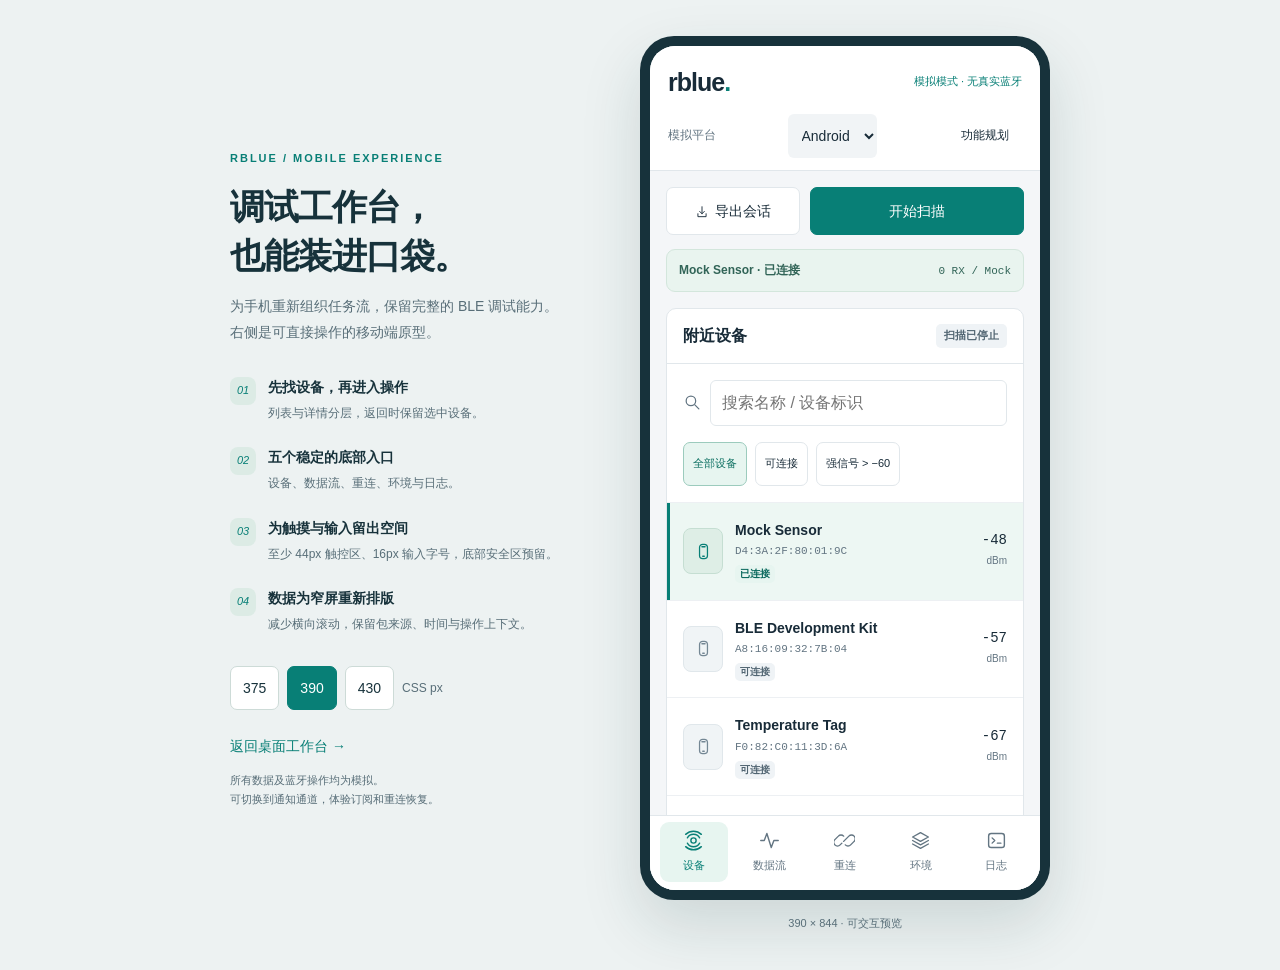
<file: examples/flutter/design/debug-prototype/mobile.html>
<!doctype html>
<html lang="zh-CN"><head><meta charset="utf-8"><meta name="viewport" content="width=device-width,initial-scale=1"><title>rblue · 移动端设计预览</title>
<style>
*{box-sizing:border-box}body{margin:0;color:#17323b;background:#edf2f2;font:14px/1.8 -apple-system,BlinkMacSystemFont,"PingFang SC",sans-serif}.board{display:flex;justify-content:center;gap:80px;align-items:center;min-height:100vh;padding:36px}.notes{max-width:330px}.tag{letter-spacing:2px;font-size:11px;color:#087f76;font-weight:600}h1{font-size:35px;line-height:1.4;letter-spacing:-1px;margin:14px 0}p{color:#586e78}ul{list-style:none;padding:0;margin:30px 0}li{margin:20px 0;padding-left:38px;position:relative}li b{display:block;font-size:14px}li span{font-size:12px;color:#586e78}.num{position:absolute;left:0;top:2px;background:#dcebe5;color:#087f76;border-radius:8px;width:26px;height:28px;display:grid;place-items:center;font-size:11px}a{color:#087f76;text-decoration:none}.toolbar{display:flex;gap:8px;margin:24px 0;align-items:center;flex-wrap:wrap}button{font:inherit;padding:7px 12px;border:1px solid #cddbd7;background:white;border-radius:7px;color:#17323b;min-height:44px;cursor:pointer}button.active{color:#fff;background:#087f76;border-color:#087f76}button:focus-visible,a:focus-visible{outline:3px solid #087f76;outline-offset:3px}.device{padding:10px;background:#17323b;border-radius:34px;box-shadow:0 25px 60px #123a3b26;width:max-content;max-width:100%}iframe{display:block;width:390px;height:844px;max-width:100%;border:0;border-radius:25px;background:#fff}.caption{text-align:center;font-size:11px;color:#586e78;margin-top:14px}.phonearea{max-width:100%}@media(max-width:850px){.board{flex-direction:column;gap:20px;padding:22px 12px}.notes{max-width:440px}.notes ul{display:none}h1{font-size:25px;margin:8px 0}.toolbar{margin:14px 0}.device{padding:7px;border-radius:27px}iframe{border-radius:21px;max-width:calc(100vw - 38px)}.caption{margin-bottom:20px}}@media(prefers-reduced-motion:reduce){*{scroll-behavior:auto}}
</style></head><body><main class="board"><section class="notes"><div class="tag">RBLUE / MOBILE EXPERIENCE</div><h1>调试工作台，<br>也能装进口袋。</h1><p>为手机重新组织任务流，保留完整的 BLE 调试能力。右侧是可直接操作的移动端原型。</p><ul><li><i class="num">01</i><b>先找设备，再进入操作</b><span>列表与详情分层，返回时保留选中设备。</span></li><li><i class="num">02</i><b>五个稳定的底部入口</b><span>设备、数据流、重连、环境与日志。</span></li><li><i class="num">03</i><b>为触摸与输入留出空间</b><span>至少 44px 触控区、16px 输入字号，底部安全区预留。</span></li><li><i class="num">04</i><b>数据为窄屏重新排版</b><span>减少横向滚动，保留包来源、时间与操作上下文。</span></li></ul><div class="toolbar" aria-label="预览宽度"><button data-width="375" aria-pressed="false">375</button><button class="active" data-width="390" aria-pressed="true">390</button><button data-width="430" aria-pressed="false">430</button><span style="font-size:12px;color:#586e78">CSS px</span></div><a href="index.html">返回桌面工作台 →</a><p style="font-size:11px">所有数据及蓝牙操作均为模拟。<br>可切换到通知通道，体验订阅和重连恢复。</p></section><section class="phonearea" aria-label="手机交互预览"><div class="device"><iframe id="phone" src="index.html" title="rblue 移动端交互原型"></iframe></div><div class="caption" id="sizeHint" role="status">390 × 844 · 可交互预览</div></section></main><script>document.querySelectorAll('[data-width]').forEach(button=>button.onclick=()=>{document.querySelectorAll('[data-width]').forEach(item=>{item.classList.toggle('active',item===button);item.setAttribute('aria-pressed',String(item===button))});document.getElementById('phone').style.width=button.dataset.width+'px';document.getElementById('sizeHint').textContent=button.dataset.width+' × 844 · 可交互预览'});</script></body></html>
</file>
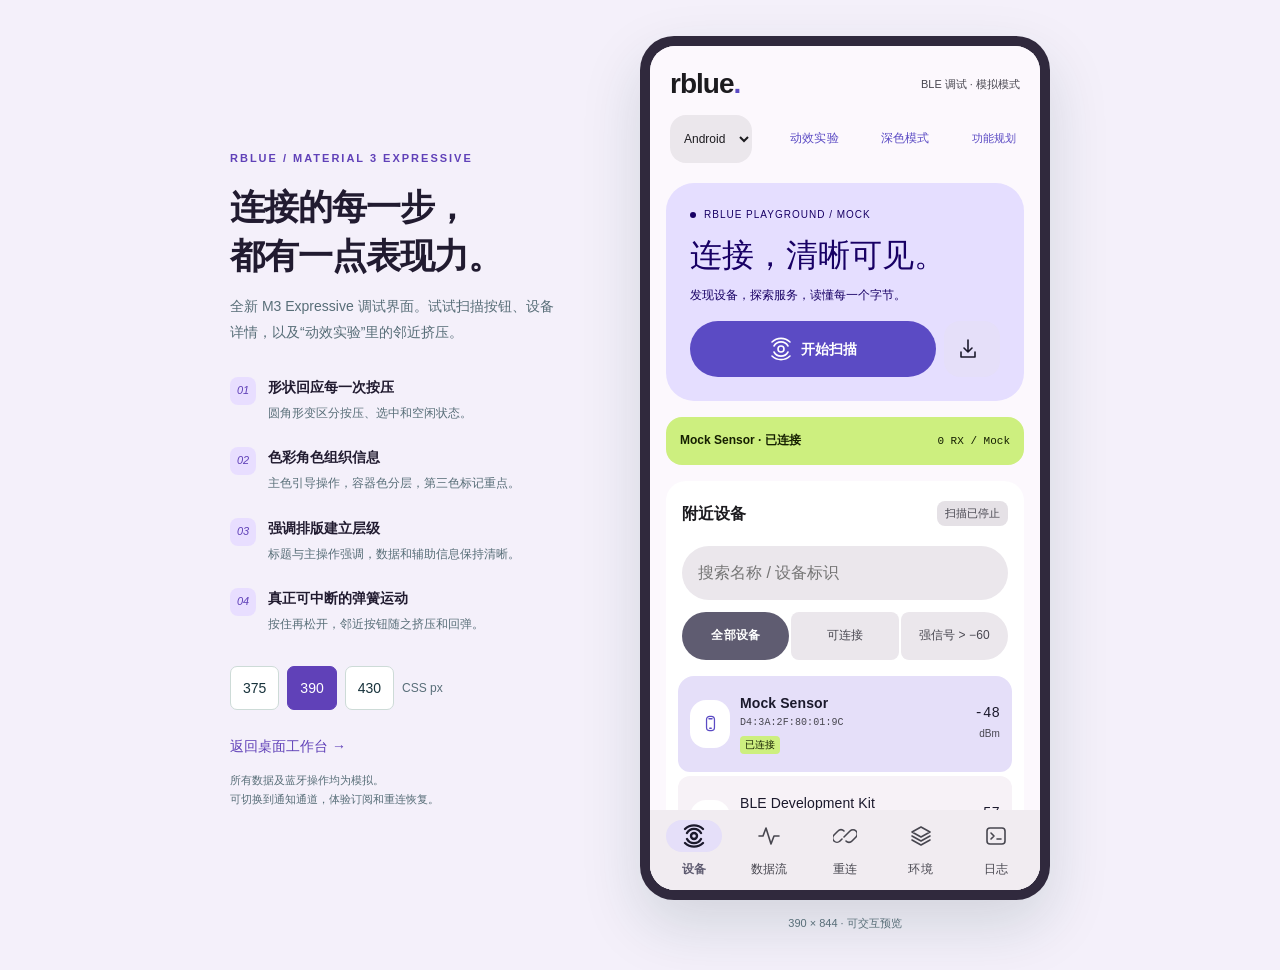
<file: examples/flutter/design/debug-prototype/m3-expressive/mobile.html>
<!doctype html>
<html lang="zh-CN"><head><meta charset="utf-8"><meta name="viewport" content="width=device-width,initial-scale=1"><title>rblue · M3 Expressive 移动端</title>
<style>
*{box-sizing:border-box}body{margin:0;color:#211b30;background:#f4f0fa;font:14px/1.8 -apple-system,BlinkMacSystemFont,"PingFang SC",sans-serif}.board{display:flex;justify-content:center;gap:80px;align-items:center;min-height:100vh;padding:36px}.notes{max-width:330px}.tag{letter-spacing:2px;font-size:11px;color:#6041b8;font-weight:600}h1{font-size:35px;line-height:1.4;letter-spacing:-1px;margin:14px 0}p{color:#586e78}ul{list-style:none;padding:0;margin:30px 0}li{margin:20px 0;padding-left:38px;position:relative}li b{display:block;font-size:14px}li span{font-size:12px;color:#586e78}.num{position:absolute;left:0;top:2px;background:#e8deff;color:#6041b8;border-radius:8px;width:26px;height:28px;display:grid;place-items:center;font-size:11px}a{color:#6041b8;text-decoration:none}.toolbar{display:flex;gap:8px;margin:24px 0;align-items:center;flex-wrap:wrap}button{font:inherit;padding:7px 12px;border:1px solid #cddbd7;background:white;border-radius:7px;color:#17323b;min-height:44px;cursor:pointer}button.active{color:#fff;background:#6041b8;border-color:#6041b8}button:focus-visible,a:focus-visible{outline:3px solid #6041b8;outline-offset:3px}.device{padding:10px;background:#30293d;border-radius:34px;box-shadow:0 25px 60px #123a3b26;width:max-content;max-width:100%}iframe{display:block;width:390px;height:844px;max-width:100%;border:0;border-radius:25px;background:#fff}.caption{text-align:center;font-size:11px;color:#586e78;margin-top:14px}.phonearea{max-width:100%}@media(max-width:850px){.board{flex-direction:column;gap:20px;padding:22px 12px}.notes{max-width:440px}.notes ul{display:none}h1{font-size:25px;margin:8px 0}.toolbar{margin:14px 0}.device{padding:7px;border-radius:27px}iframe{border-radius:21px;max-width:calc(100vw - 38px)}.caption{margin-bottom:20px}}@media(prefers-reduced-motion:reduce){*{scroll-behavior:auto}}
</style></head><body><main class="board"><section class="notes"><div class="tag">RBLUE / MATERIAL 3 EXPRESSIVE</div><h1>连接的每一步，<br>都有一点表现力。</h1><p>全新 M3 Expressive 调试界面。试试扫描按钮、设备详情，以及“动效实验”里的邻近挤压。</p><ul><li><i class="num">01</i><b>形状回应每一次按压</b><span>圆角形变区分按压、选中和空闲状态。</span></li><li><i class="num">02</i><b>色彩角色组织信息</b><span>主色引导操作，容器色分层，第三色标记重点。</span></li><li><i class="num">03</i><b>强调排版建立层级</b><span>标题与主操作强调，数据和辅助信息保持清晰。</span></li><li><i class="num">04</i><b>真正可中断的弹簧运动</b><span>按住再松开，邻近按钮随之挤压和回弹。</span></li></ul><div class="toolbar" aria-label="预览宽度"><button data-width="375" aria-pressed="false">375</button><button class="active" data-width="390" aria-pressed="true">390</button><button data-width="430" aria-pressed="false">430</button><span style="font-size:12px;color:#586e78">CSS px</span></div><a href="index.html">返回桌面工作台 →</a><p style="font-size:11px">所有数据及蓝牙操作均为模拟。<br>可切换到通知通道，体验订阅和重连恢复。</p></section><section class="phonearea" aria-label="手机交互预览"><div class="device"><iframe id="phone" src="index.html" title="rblue 移动端交互原型"></iframe></div><div class="caption" id="sizeHint" role="status">390 × 844 · 可交互预览</div></section></main><script>document.querySelectorAll('[data-width]').forEach(button=>button.onclick=()=>{document.querySelectorAll('[data-width]').forEach(item=>{item.classList.toggle('active',item===button);item.setAttribute('aria-pressed',String(item===button))});document.getElementById('phone').style.width=button.dataset.width+'px';document.getElementById('sizeHint').textContent=button.dataset.width+' × 844 · 可交互预览'});</script></body></html>
</file>
<file: examples/flutter/design/debug-prototype/m3-expressive/color-scheme.css>
:root{
--md-sys-color-primary:#5b4bc4;
--md-sys-color-on-primary:#ffffff;
--md-sys-color-primary-container:#e5deff;
--md-sys-color-on-primary-container:#180065;
--md-sys-color-secondary:#5f5c71;
--md-sys-color-on-secondary:#ffffff;
--md-sys-color-secondary-container:#e5dff9;
--md-sys-color-on-secondary-container:#1b192c;
--md-sys-color-tertiary:#4d6700;
--md-sys-color-on-tertiary:#ffffff;
--md-sys-color-tertiary-container:#cdef7f;
--md-sys-color-on-tertiary-container:#151f00;
--md-sys-color-error:#ba1a1a;
--md-sys-color-on-error:#ffffff;
--md-sys-color-error-container:#ffdad6;
--md-sys-color-on-error-container:#410002;
--md-sys-color-background:#fffbff;
--md-sys-color-on-background:#1c1b1f;
--md-sys-color-surface:#fcf8fd;
--md-sys-color-on-surface:#1c1b1f;
--md-sys-color-surface-variant:#e5e0ec;
--md-sys-color-on-surface-variant:#47464f;
--md-sys-color-outline:#78767f;
--md-sys-color-outline-variant:#c9c5d0;
--md-sys-color-shadow:#000000;
--md-sys-color-scrim:#000000;
--md-sys-color-inverse-surface:#313034;
--md-sys-color-inverse-on-surface:#f4eff4;
--md-sys-color-inverse-primary:#c7bfff;
--md-sys-color-surface-container-lowest:#ffffff;
--md-sys-color-surface-container-low:#f7f2f7;
--md-sys-color-surface-container:#f1ecf1;
--md-sys-color-surface-container-high:#ebe7ec;
--md-sys-color-surface-container-highest:#e5e1e6;
}
[data-theme="dark"]{
--md-sys-color-primary:#c7bfff;
--md-sys-color-on-primary:#2c0d95;
--md-sys-color-primary-container:#4330ab;
--md-sys-color-on-primary-container:#e5deff;
--md-sys-color-secondary:#c8c3dc;
--md-sys-color-on-secondary:#312e41;
--md-sys-color-secondary-container:#474459;
--md-sys-color-on-secondary-container:#e5dff9;
--md-sys-color-tertiary:#b2d266;
--md-sys-color-on-tertiary:#263500;
--md-sys-color-tertiary-container:#394d00;
--md-sys-color-on-tertiary-container:#cdef7f;
--md-sys-color-error:#ffb4ab;
--md-sys-color-on-error:#690005;
--md-sys-color-error-container:#93000a;
--md-sys-color-on-error-container:#ffb4ab;
--md-sys-color-background:#1c1b1f;
--md-sys-color-on-background:#e5e1e6;
--md-sys-color-surface:#141316;
--md-sys-color-on-surface:#e5e1e6;
--md-sys-color-surface-variant:#47464f;
--md-sys-color-on-surface-variant:#c9c5d0;
--md-sys-color-outline:#928f99;
--md-sys-color-outline-variant:#47464f;
--md-sys-color-shadow:#000000;
--md-sys-color-scrim:#000000;
--md-sys-color-inverse-surface:#e5e1e6;
--md-sys-color-inverse-on-surface:#313034;
--md-sys-color-inverse-primary:#5b4bc4;
--md-sys-color-surface-container-lowest:#0e0e11;
--md-sys-color-surface-container-low:#1c1b1f;
--md-sys-color-surface-container:#201f23;
--md-sys-color-surface-container-high:#2a292d;
--md-sys-color-surface-container-highest:#353438;
}
</file>
<file: examples/flutter/design/debug-prototype/m3-expressive/expressive.css>
/* Web mapping: published M3 role/type/shape tokens; product layout choices are documented in README. */
:root{--bg:var(--md-sys-color-surface);--paper:var(--md-sys-color-surface-container-lowest);--ink:var(--md-sys-color-on-surface);--muted:var(--md-sys-color-on-surface-variant);--line:var(--md-sys-color-outline-variant);--brand:var(--md-sys-color-primary);--soft:var(--md-sys-color-primary-container);--nav:var(--md-sys-color-surface-container);--red:var(--md-sys-color-error);--orange:var(--md-sys-color-on-tertiary-container);--effects:150ms cubic-bezier(.31,.94,.34,1)}
body{font-family:Roboto,"Noto Sans SC","PingFang SC",-apple-system,sans-serif;background:var(--bg);color:var(--ink)}button{min-height:48px;border-radius:999px;background:var(--md-sys-color-secondary-container);color:var(--md-sys-color-on-secondary-container);border:0;font-size:14px;font-weight:500;letter-spacing:.1px;padding:12px 20px;transition:background-color var(--effects),color var(--effects);white-space:nowrap;position:relative;isolation:isolate}button:hover{background:color-mix(in srgb,var(--md-sys-color-on-secondary-container) 8%,var(--md-sys-color-secondary-container))}button:disabled{background:var(--md-sys-color-surface-container-highest);color:var(--muted);opacity:.45}button:focus-visible,a:focus-visible,input:focus-visible,select:focus-visible,textarea:focus-visible{outline:3px solid var(--md-sys-color-tertiary);outline-offset:3px}.primary{background:var(--brand);color:var(--md-sys-color-on-primary);font-weight:700}.primary:hover{background:color-mix(in srgb,var(--md-sys-color-on-primary) 8%,var(--brand))}.ghost{background:transparent;color:var(--brand);min-height:48px}.ghost:hover{background:color-mix(in srgb,var(--brand) 8%,transparent)}.small{font-size:12px}.danger{color:var(--red)}.badge{border-radius:8px;font-size:11px;background:var(--md-sys-color-surface-container-highest);color:var(--muted);font-weight:500;padding:4px 8px}.good{background:var(--md-sys-color-tertiary-container);color:var(--md-sys-color-on-tertiary-container)}.warm{background:var(--md-sys-color-secondary-container);color:var(--md-sys-color-on-secondary-container)}.bad{background:var(--md-sys-color-error-container);color:var(--md-sys-color-on-error-container)}
.shell{grid-template-columns:104px minmax(0,1fr)}.sidebar{background:var(--nav);color:var(--muted);padding:28px 10px;position:sticky;top:0;height:100vh;gap:35px}.brand{display:flex;flex-direction:column;padding:0;gap:8px;font-size:19px;letter-spacing:-.5px;color:var(--ink)}.brandmark{background:var(--md-sys-color-primary-container);color:var(--md-sys-color-on-primary-container);border-radius:16px;width:48px;height:48px}.brand small,.navlabel,.sidecard,.sidebottom .small,.navitem .key{display:none}.navitem{display:flex;flex-direction:column;justify-content:center;align-items:center;font-size:0;padding:10px 0;gap:5px;min-height:80px;border-radius:16px;color:var(--muted);background:transparent;width:100%;margin-bottom:8px}.navitem::after{content:attr(data-mobile-label);font-size:12px;font-weight:500}.navitem svg.icon{height:24px;width:56px;border-radius:999px;padding:3px 16px;box-sizing:content-box;max-width:24px}.navitem.active{color:var(--md-sys-color-secondary);background:transparent}.navitem.active svg.icon{background:var(--md-sys-color-secondary-container);color:var(--md-sys-color-on-secondary-container);stroke-width:2.4}.navitem.active::after{font-weight:700}.navitem:hover{background:var(--md-sys-color-surface-container-high)}.sidebottom>.navitem{display:none}.topbar{background:var(--bg);border:0;padding:18px 32px;min-height:80px}.topbar select{background:var(--md-sys-color-surface-container-high);color:var(--ink);border-radius:16px;min-height:48px}.breadcrumb{font-size:12px}.topbar .badge{font-size:11px}.topbar .ghost{padding:8px 12px}.preview-link{color:var(--brand);text-decoration:underline;text-underline-offset:4px}.workspace{padding:12px 32px 24px;max-width:1380px}
.hero{display:flex;align-items:center;justify-content:space-between;gap:32px;margin-bottom:28px;padding:30px 36px;background:var(--md-sys-color-primary-container);color:var(--md-sys-color-on-primary-container);border-radius:32px;min-height:264px}.hero .eyebrow{display:flex;gap:8px;align-items:center;color:var(--md-sys-color-on-primary-container);font-size:11px;font-weight:500;letter-spacing:1.3px;margin-bottom:14px}.hero h1{font-size:57px;font-weight:500;line-height:64px;letter-spacing:0;color:inherit;margin:0 0 12px}.hero p{font-size:14px;line-height:20px;max-width:430px}.hero-note{font-size:11px;display:block;margin-top:14px;opacity:.8}.hero-action{display:flex;flex-direction:column;align-items:center;gap:10px;min-width:252px}.hero-kicker{font-size:12px;margin-bottom:3px}.hero #scanToggle{height:96px;min-height:96px;min-width:252px;padding:0 48px;display:flex;align-items:center;justify-content:center;gap:12px;border-radius:48px;color:var(--md-sys-color-on-primary);font-size:14px;font-weight:700}.hero #scanToggle svg{width:32px;height:32px}.hero #export{color:var(--md-sys-color-on-primary-container);font-size:12px;display:flex;align-items:center;justify-content:center;gap:8px;min-height:40px}.hero #export svg{margin:0!important;height:18px!important;width:18px!important}.stats{gap:12px;margin-bottom:24px}.stat{background:var(--md-sys-color-surface-container);border:0;border-radius:20px;padding:18px 20px}.stat .label{font-size:12px}.stat .value{font-size:32px;font-weight:500;line-height:40px;margin-top:10px}.stat .hint{font-size:11px}.stat .spark{display:none}.stat:nth-child(2){background:var(--md-sys-color-tertiary-container);color:var(--md-sys-color-on-tertiary-container)}.stat:nth-child(2) .label,.stat:nth-child(2) .hint{color:inherit}.stat:nth-child(2) .badge{background:transparent;color:inherit}.devices-layout{grid-template-columns:340px minmax(0,1fr);gap:20px}.panel{background:var(--paper);border:0;border-radius:20px;box-shadow:none}.panelhead{padding:20px 20px 14px;border:0}h2{font-size:16px;line-height:24px;font-weight:700;letter-spacing:.15px}h3{font-size:14px;font-weight:700}.searchwrap{padding:12px 16px}.searchwrap input{background:var(--md-sys-color-surface-container-high);border:0;border-radius:28px;min-height:52px;padding:14px 16px}.searchwrap>.icon{display:none}.filters{padding:0 16px 16px;gap:2px;flex-wrap:nowrap}.chip{font-size:12px;min-height:48px;padding:8px 12px;flex:1;min-width:0;border-radius:8px;background:var(--md-sys-color-surface-container-high);color:var(--muted);border:0}.chip:first-child{border-radius:24px 8px 8px 24px}.chip:last-child{border-radius:8px 24px 24px 8px}.chip.active{background:var(--md-sys-color-secondary);color:var(--md-sys-color-on-secondary);font-weight:700;border-radius:24px}.device{border:0;background:var(--md-sys-color-surface-container-low);margin:4px 12px;width:calc(100% - 24px);border-radius:12px;min-height:96px;padding:16px 14px;transition:background var(--effects)}.device:first-child{border-top-left-radius:16px;border-top-right-radius:16px}.device:last-child{border-bottom-left-radius:16px;border-bottom-right-radius:16px;margin-bottom:16px}.device:hover{background:var(--md-sys-color-surface-container-high)}.device.selected{box-shadow:none;background:var(--md-sys-color-secondary-container);color:var(--md-sys-color-on-secondary-container)}.device strong{font-size:14px;font-weight:500;line-height:20px}.device.selected strong{font-weight:700}.device-icon,.selected .device-icon{background:var(--md-sys-color-surface-container-lowest);color:var(--brand);border:0;border-radius:16px;width:40px;height:48px}.device .id{font-size:10px;color:var(--muted)}.signal b{font-size:14px}.devicefooter{background:transparent;border:0;padding:4px 20px 18px;font-size:11px}.inspector-title{padding:24px}.unit-name{font-size:24px;font-weight:500;line-height:32px}.tabs{padding:0 24px;gap:24px;border-color:var(--line)}.tab{min-height:48px;font-size:14px;padding:12px 0;background:transparent;border-bottom:3px solid transparent}.tab.active{color:var(--brand);border-bottom-color:var(--brand);font-weight:700}.tabbody{padding:20px 24px}.service{background:var(--md-sys-color-surface-container-high);color:var(--ink);border-radius:12px;padding:12px}.characteristics{border:0;border-radius:12px;background:var(--md-sys-color-surface-container-low);gap:4px;padding:4px;grid-template-columns:164px minmax(0,1fr)}.chartree{background:transparent;border:0;padding:4px}.char{min-height:80px;border-radius:12px;padding:12px;background:transparent;color:var(--muted);font-size:12px}.char.active{background:var(--md-sys-color-primary-container);color:var(--md-sys-color-on-primary-container);font-weight:700}.char:hover{background:var(--md-sys-color-surface-container-high)}.char.active code{color:inherit}.char .badge{font-size:9px}.operation{border-radius:8px;background:var(--paper);padding:16px}.formlabel{font-size:12px}.field,input,textarea,select{background:var(--md-sys-color-surface-container-lowest);color:var(--ink);border-color:var(--md-sys-color-outline);border-radius:8px}textarea{background:var(--md-sys-color-surface-container-high);border:0;border-bottom:1px solid var(--md-sys-color-on-surface-variant);border-radius:8px 8px 0 0;font-size:14px;min-height:96px}.formrow select{min-height:48px;font-size:12px}.formrow{gap:12px}.operations{display:flex;flex-wrap:nowrap;gap:8px}.standard-group button{flex:1 1 0;min-width:0;overflow:hidden;text-overflow:clip;padding:0 10px;min-height:56px;font-size:14px}.standard-group button:disabled{pointer-events:none}.result{background:var(--md-sys-color-surface-container);color:var(--muted);border-radius:8px;font-size:12px;line-height:20px}.result.error{background:var(--md-sys-color-error-container);color:var(--md-sys-color-on-error-container)}.scope{background:var(--md-sys-color-surface-container-low);border:0;padding:16px 24px;color:var(--muted)}.console{margin-top:24px}.consolehead{padding:16px 20px}.consolebody{background:var(--md-sys-color-inverse-surface);color:var(--md-sys-color-inverse-on-surface);border-radius:0 0 20px 20px;padding:14px 20px}.logtime{color:var(--md-sys-color-inverse-on-surface)}.logtext>span{color:var(--md-sys-color-inverse-on-surface)!important;opacity:.75}.loglevel{color:var(--md-sys-color-inverse-primary)}.loglevel.ERROR{color:#ffb4ab}.loglevel.WARN{color:#d8e8aa}.logline{gap:12px}.footer{font-size:10px;padding-top:20px}.stepnum{background:var(--md-sys-color-surface-container-highest)}.step.done .stepnum{background:var(--md-sys-color-tertiary-container);color:var(--md-sys-color-on-tertiary-container)}.caprow,.step{border-color:var(--line)}th{background:var(--md-sys-color-surface-container-low);color:var(--muted)}th,td{border-color:var(--line)}.backbar{border-color:var(--line)}.toast{background:var(--md-sys-color-inverse-surface);color:var(--md-sys-color-inverse-on-surface);border-radius:12px;box-shadow:none}dialog{background:var(--md-sys-color-surface-container-high);color:var(--ink);border:0;border-radius:28px;padding:28px}dialog::backdrop{background:#0006}.motion-demo{display:flex;gap:8px;padding:16px 0 8px}.motion-demo button{background:var(--md-sys-color-secondary-container);color:var(--md-sys-color-on-secondary-container)}.motion-demo button[aria-pressed=true]{background:var(--md-sys-color-primary);color:var(--md-sys-color-on-primary);font-weight:700}.topbar .mobile-mast strong{color:var(--ink)}.mobile-mast strong span{color:var(--brand)!important}.mobile-mast small{color:var(--muted)}
@media(min-width:840px) and (max-width:1199px){.workspace{padding:12px 24px 24px}.topbar{padding:14px 24px;flex-wrap:wrap}.devices-layout{grid-template-columns:290px minmax(0,1fr)}.characteristics{grid-template-columns:1fr}.chartree{display:flex;gap:4px}.char{flex:1;min-width:0;margin:0}.char .badge{display:none}.hero{padding:28px;gap:20px}.hero h1{font-size:45px;line-height:52px}.hero-action{min-width:216px}.hero #scanToggle{min-width:216px;padding:0 28px}}
@media(min-width:681px) and (max-width:839px){.shell{grid-template-columns:minmax(0,1fr)}.sidebar{position:relative;height:auto;padding:10px 20px;display:block}.sidebar .brand{display:none}.sidebar nav{display:flex;margin:0;gap:8px}.navitem{flex:1;margin:0;min-height:64px;flex-direction:row}.navitem svg.icon{padding:4px 10px;max-width:24px}.sidebar .sidebottom{display:none}.hero{min-height:240px;padding:28px}.hero h1{font-size:36px;line-height:44px}.hero-action{min-width:200px}.hero #scanToggle{min-width:200px;height:96px}.devices-layout{grid-template-columns:270px minmax(0,1fr);gap:12px}.characteristics{grid-template-columns:1fr}.chartree{display:flex;padding:4px;gap:4px}.char{min-width:0;flex:1;padding:10px 6px;margin:0}.char .badge{display:none}.formrow{grid-template-columns:1fr}.tabbody{padding:16px}.tabs{padding:0 16px;gap:12px}.tab{font-size:12px}.stat{padding:14px}.workspace{padding:10px 20px 24px}.topbar{flex-wrap:wrap;padding:16px 20px}.topbar>.row{gap:8px}.operations{flex-wrap:wrap}.standard-group button{flex:1 1 70px}.filters{padding:0 12px 12px}.chip{padding:8px;font-size:11px}.device{padding:12px 10px;gap:8px}.device strong{font-size:12px}.device-icon{width:32px;min-width:32px}}
@media(max-width:680px){
body{padding-bottom:calc(88px + env(safe-area-inset-bottom))}.shell{grid-template-columns:minmax(0,1fr)}.sidebar{position:fixed;top:auto;bottom:0;height:auto;padding:8px 8px calc(8px + env(safe-area-inset-bottom));background:var(--md-sys-color-surface-container);border:0}.sidebar nav{display:grid;grid-template-columns:repeat(5,minmax(0,1fr));gap:4px;margin:0}.sidebar .navitem{font-size:0;margin:0;border-radius:0;background:transparent;padding:2px 0;min-height:64px;gap:4px;color:var(--muted)}.sidebar .navitem svg.icon{display:block;width:24px;height:24px;padding:4px 16px;box-sizing:content-box;max-width:24px}.sidebar .navitem.active{color:var(--md-sys-color-secondary)}.sidebar .navitem.active svg.icon{background:var(--md-sys-color-secondary-container);color:var(--md-sys-color-on-secondary-container);stroke-width:2.4}.sidebar .navitem::after{font-size:12px}.sidebar .navitem:hover{background:transparent}.topbar{background:var(--bg);padding:16px 20px 8px;gap:8px;min-height:0}.topbar .mobile-mast{display:flex;align-items:center;justify-content:space-between}.mobile-mast strong{font-weight:700;font-size:28px;letter-spacing:-1px}.topbar>.row{display:flex;width:100%;gap:4px;justify-content:space-between}.topbar label{display:none}.topbar .ghost{font-size:12px;padding:8px;min-height:48px}.topbar select{font-size:12px;min-height:48px;padding:8px 10px;max-width:110px;border-radius:16px}.workspace{padding:12px 16px 0}.hero.heading{display:flex;flex-direction:column;align-items:stretch;gap:16px;padding:24px;border-radius:28px;min-height:0;margin-bottom:16px}.heading>.hero-copy{display:block}.hero h1{font-size:32px;line-height:40px;font-weight:500;margin-bottom:10px}.hero h1 br{display:none}.hero .eyebrow{font-size:10px;letter-spacing:1px;margin-bottom:12px}.hero p{font-size:12px;line-height:20px}.hero-note{display:none}.hero>.hero-action{display:flex;flex-direction:row;justify-content:stretch;gap:8px;min-width:0;width:100%}.hero-kicker{display:none}.hero #scanToggle{height:56px;min-height:56px;min-width:0;flex:1;font-size:14px;gap:8px;padding:0 24px;border-radius:28px}.hero #scanToggle svg{height:24px;width:24px}.hero #export{min-height:56px;width:56px;padding:16px;font-size:0;border-radius:16px;background:var(--md-sys-color-secondary-container);color:var(--md-sys-color-on-secondary-container);flex-shrink:0}.hero #export svg{width:24px!important;height:24px!important}.mobile-summary{border:0;border-radius:16px;background:var(--md-sys-color-tertiary-container);color:var(--md-sys-color-on-tertiary-container);margin-bottom:16px;padding:12px 14px;min-height:48px}.mobile-summary b{font-size:12px}.panel{border-radius:20px}.panelhead{padding:20px 16px 12px}.panelhead h2{font-size:16px}.searchwrap{padding:8px 16px 12px}.searchwrap input{font-size:16px}.filters{gap:2px;padding:0 16px 12px}.chip{min-height:48px;padding:8px;font-size:12px;border-radius:8px}.chip.active{border-radius:24px}.device{min-height:96px;width:calc(100% - 24px);margin:4px 12px;padding:16px 12px;gap:10px}.device-icon,.selected .device-icon{width:40px;height:48px;min-width:40px}.device strong{font-size:14px}.device .id{font-size:10px}.device .badge{font-size:10px!important;border-radius:4px}.device .signal b{font-size:14px}.devicefooter{padding:8px 20px 16px}.backbar{padding:4px 8px;border-bottom:1px solid var(--line);border-radius:0}.backbar button{font-size:12px;min-height:48px;padding:8px 12px}.backbar span{font-size:10px}.inspector-title{padding:20px 16px}.unit-name{font-size:22px;line-height:28px}#connectToggle{min-height:48px;padding:8px 16px;font-size:12px}.tabs{padding:0 16px;gap:20px}.tab{font-size:12px;min-height:48px;background:transparent;border-radius:0}.tabbody{padding:16px}.characteristics{padding:4px;border-radius:12px;grid-template-columns:1fr}.chartree{gap:4px;padding:4px;display:flex;flex-wrap:nowrap}.char{flex:1;min-width:0;min-height:72px;padding:10px 8px;border-radius:8px;font-size:12px;white-space:normal}.char code{font-size:10px}.operation{padding:16px 12px}.service{border-radius:12px;gap:6px}.formrow{grid-template-columns:1fr;margin:16px 0}.formrow select{min-height:56px;font-size:16px}.formlabel{font-size:12px}textarea{font-size:16px;min-height:112px}.operations{display:flex;flex-wrap:nowrap;gap:8px}.operations button{min-height:56px;font-size:12px;flex:1 1 0;padding:0 8px}#subscribe{grid-column:auto}.operation.notify-mode .operations{display:flex}.operation.notify-mode #subscribe{flex:1}.result{font-size:12px;line-height:20px;padding:12px}.scope{padding:16px;font-size:11px}.toast{bottom:calc(96px + env(safe-area-inset-bottom))}body.detail-open .hero.heading,body:not([data-current-page="devices"]) .hero.heading{display:none}#page-stream .panelhead button{font-size:12px;min-height:48px;padding:8px}#page-stream th,#page-stream td,#page-logs th,#page-logs td{font-size:11px;padding:12px 8px}.padding{padding:20px}.caprow{font-size:12px}.footer,.console,.stats{display:none}.motion-demo button{min-height:56px;font-size:14px}dialog{padding:24px}.motion-demo{gap:8px}.preview-link{display:none}.hero #export:focus-visible{outline-color:var(--md-sys-color-primary)}
}
@media(prefers-reduced-motion:reduce){*,*::before,*::after{transition:none!important;animation:none!important}}
@media(max-width:680px){.hero.heading>.hero-copy{display:block}.devices-layout{grid-template-columns:minmax(0,1fr)}.topbar .ghost{padding:8px 4px}.topbar>.row{gap:2px}.topbar #scopeTop{font-size:11px}}
.primary{font-size:.875rem;line-height:1.25rem;font-weight:700}.hero h1{font-size:3.5625rem;line-height:4rem}.sidebar .navitem.active{background:transparent}
@media(max-width:1199px) and (min-width:840px){.hero h1{font-size:2.8125rem;line-height:3.25rem}}
@media(max-width:839px) and (min-width:681px){.hero h1{font-size:2.25rem;line-height:2.75rem}}
@media(max-width:680px){.hero h1{font-size:2rem;line-height:2.5rem}.hero #scanToggle,#write,#runReconnect,#streamToggle{font-size:.875rem;line-height:1.25rem}.sidebar .navitem.active{background:transparent}}
.loglevel.ERROR{background:var(--md-sys-color-error-container);color:var(--md-sys-color-on-error-container);border-radius:4px;padding:0 4px}.loglevel.WARN{background:var(--md-sys-color-tertiary-container);color:var(--md-sys-color-on-tertiary-container);border-radius:4px;padding:0 4px}
</file>
